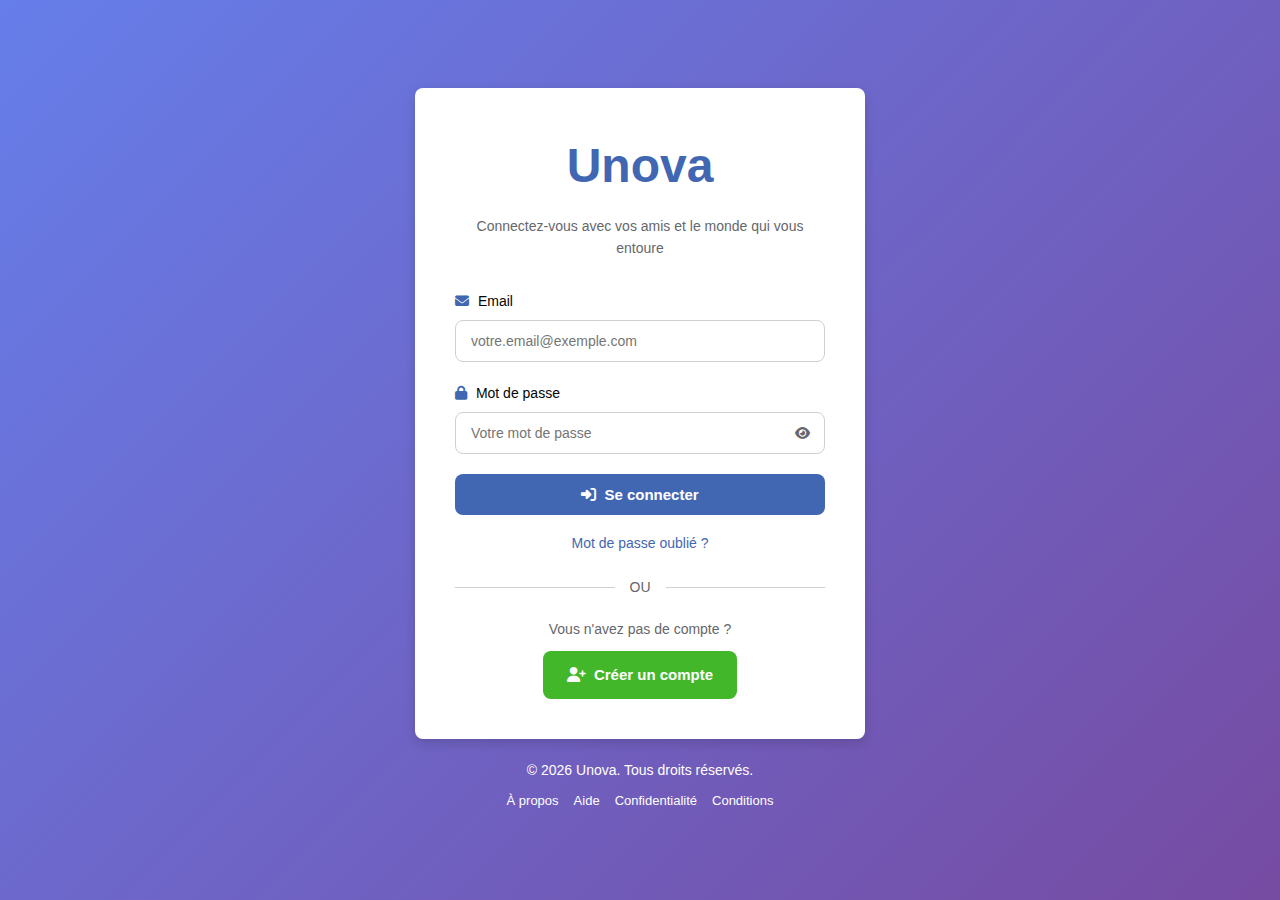
<file: index.html>
<!DOCTYPE html>
<html lang="fr">
<head>
    <meta charset="UTF-8">
    <meta name="viewport" content="width=device-width, initial-scale=1.0">
    <title>Unova - Connexion</title>
    <link rel="stylesheet" href="styl.css">
    <link rel="stylesheet" href="https://cdnjs.cloudflare.com/ajax/libs/font-awesome/6.4.0/css/all.min.css">
</head>
<body class="auth-page">
    <!-- Container de la page de connexion -->
    <div class="auth-container">
        <div class="auth-box">
            <!-- Logo et titre -->
            <div class="auth-header">
                <h1 class="logo">Unova</h1>
                <p class="subtitle">Connectez-vous avec vos amis et le monde qui vous entoure</p>
            </div>

            <!-- Formulaire de connexion -->
            <form id="loginForm" class="auth-form">
                <div class="form-group">
                    <label for="email">
                        <i class="fas fa-envelope"></i>
                        Email
                    </label>
                    <input 
                        type="email" 
                        id="email" 
                        name="email" 
                        placeholder="votre.email@exemple.com"
                        required
                    >
                </div>

                <div class="form-group">
                    <label for="password">
                        <i class="fas fa-lock"></i>
                        Mot de passe
                    </label>
                    <div class="password-input">
                        <input 
                            type="password" 
                            id="password" 
                            name="password" 
                            placeholder="Votre mot de passe"
                            required
                        >
                        <button type="button" class="toggle-password" onclick="togglePasswordVisibility('password')">
                            <i class="fas fa-eye"></i>
                        </button>
                    </div>
                </div>

                <!-- Message d'erreur -->
                <div id="loginError" class="error-message" style="display: none;"></div>

                <!-- Bouton de connexion -->
                <button type="submit" class="btn btn-primary btn-block">
                    <i class="fas fa-sign-in-alt"></i>
                    Se connecter
                </button>

                <!-- Lien mot de passe oublié -->
                <div class="forgot-password">
                    <a href="#" onclick="alert('Cette fonctionnalité sera disponible prochainement')">
                        Mot de passe oublié ?
                    </a>
                </div>
            </form>

            <!-- Séparateur -->
            <div class="divider">
                <span>OU</span>
            </div>

            <!-- Lien vers inscription -->
            <div class="auth-footer">
                <p>Vous n'avez pas de compte ?</p>
                <a href="inscription.html" class="btn btn-secondary">
                    <i class="fas fa-user-plus"></i>
                    Créer un compte
                </a>
            </div>
        </div>

        <!-- Informations supplémentaires -->
        <div class="auth-info">
            <p>&copy; 2026 Unova. Tous droits réservés.</p>
            <div class="info-links">
                <a href="#">À propos</a>
                <a href="#">Aide</a>
                <a href="#">Confidentialité</a>
                <a href="#">Conditions</a>
            </div>
        </div>
    </div>

    <!-- Script principal -->
    <script src="scripts.js"></script>
    <script>
        // Initialisation de la page de connexion
        document.addEventListener('DOMContentLoaded', function() {
            // Vérifier si l'utilisateur est déjà connecté
            const currentUser = getCurrentUser();
            if (currentUser) {
                window.location.href = 'homme.html';
                return;
            }

            // Gestion du formulaire de connexion
            const loginForm = document.getElementById('loginForm');
            loginForm.addEventListener('submit', handleLogin);
        });
    </script>
</body>
</html>
</file>
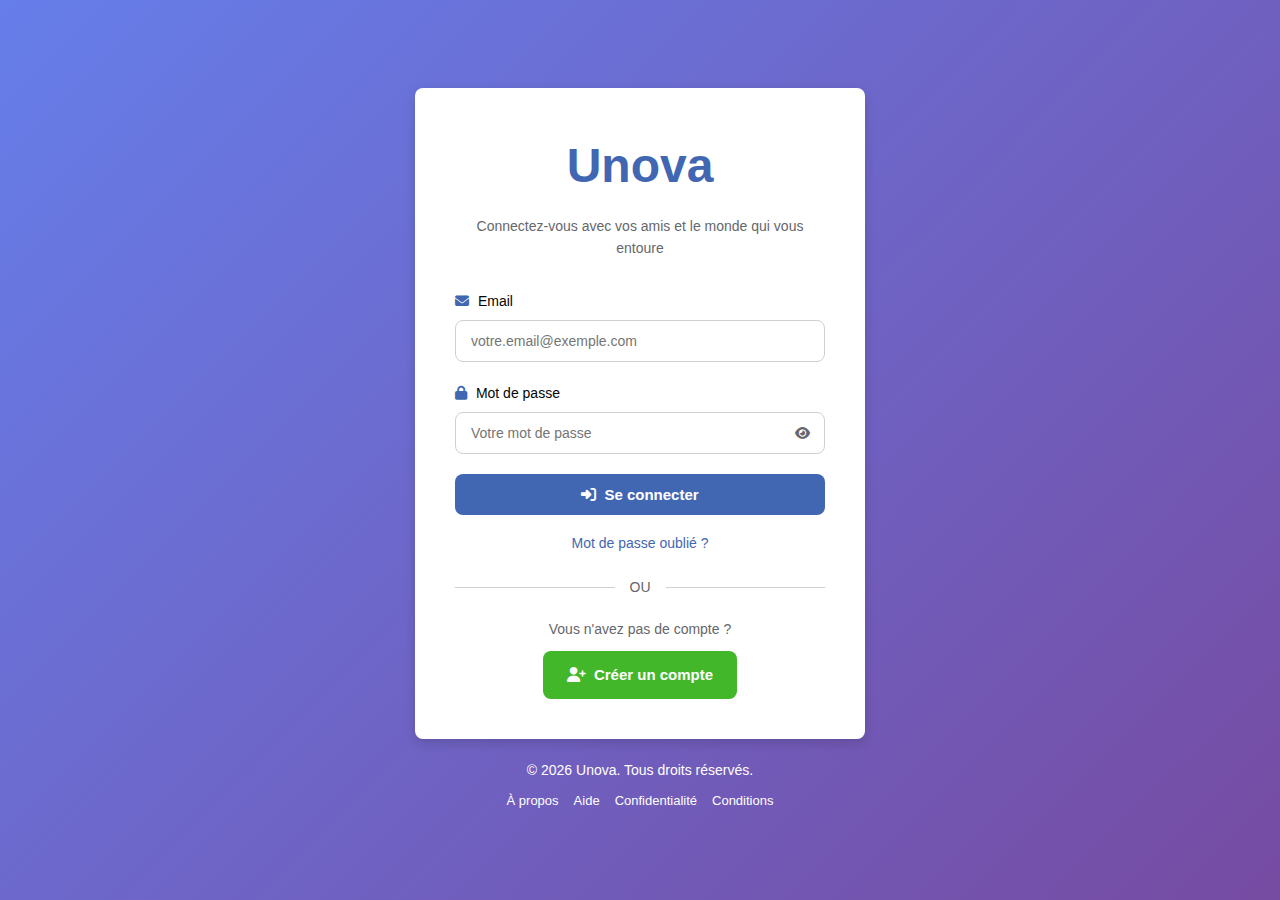
<file: homme.html>
<!DOCTYPE html>
<html lang="fr">
<head>
    <meta charset="UTF-8">
    <meta name="viewport" content="width=device-width, initial-scale=1.0">
    <title>Unova - Accueil</title>
    <link rel="stylesheet" href="styl.css">
    <link rel="stylesheet" href="https://cdnjs.cloudflare.com/ajax/libs/font-awesome/6.4.0/css/all.min.css">
</head>
<body>
    <!-- Barre de navigation -->
    <nav class="navbar">
        <div class="nav-container">
            <!-- Logo -->
            <div class="nav-left">
                <h1 class="logo">Unova</h1>
                <div class="search-box">
                    <i class="fas fa-search"></i>
                    <input type="text" placeholder="Rechercher sur Unova..." id="searchInput">
                </div>
            </div>

            <!-- Navigation centrale -->
            <div class="nav-center">
                <a href="homme.html" class="nav-link active">
                    <i class="fas fa-home"></i>
                </a>
                <a href="story.html" class="nav-link">
                    <i class="fas fa-video"></i>
                </a>
                <a href="message.html" class="nav-link">
                    <i class="fas fa-comments"></i>
                    <span class="badge" id="messageBadge">0</span>
                </a>
                <a href="notification.html" class="nav-link">
                    <i class="fas fa-bell"></i>
                    <span class="badge" id="notificationBadge">0</span>
                </a>
            </div>

            <!-- Navigation droite -->
            <div class="nav-right">
                <div class="user-menu" onclick="toggleUserDropdown()">
                    <img src="https://ui-avatars.com/api/?name=User&background=4267B2&color=fff" alt="Avatar" class="user-avatar" id="navUserAvatar">
                    <span id="navUserName">Utilisateur</span>
                    <i class="fas fa-caret-down"></i>
                </div>
                
                <!-- Dropdown menu -->
                <div class="user-dropdown" id="userDropdown">
                    <a href="#" onclick="showProfile(); return false;">
                        <i class="fas fa-user"></i> Mon profil
                    </a>
                    <a href="#" onclick="showSettings(); return false;">
                        <i class="fas fa-cog"></i> Paramètres
                    </a>
                    <hr>
                    <a href="#" onclick="handleLogout(); return false;">
                        <i class="fas fa-sign-out-alt"></i> Déconnexion
                    </a>
                </div>
            </div>
        </div>
    </nav>

    <!-- Contenu principal -->
    <div class="main-content">
        <!-- Sidebar gauche -->
        <aside class="sidebar left-sidebar">
            <div class="sidebar-content">
                <!-- Profil utilisateur -->
                <div class="profile-card">
                    <img src="https://ui-avatars.com/api/?name=User&background=4267B2&color=fff" alt="Avatar" id="sidebarUserAvatar">
                    <h3 id="sidebarUserName">Utilisateur</h3>
                    <p id="sidebarUserEmail">user@example.com</p>
                </div>

                <!-- Menu de navigation -->
                <div class="sidebar-menu">
                    <a href="#" class="menu-item active">
                        <i class="fas fa-home"></i>
                        <span>Fil d'actualité</span>
                    </a>
                    <a href="#" onclick="showFriends(); return false;" class="menu-item">
                        <i class="fas fa-user-friends"></i>
                        <span>Amis</span>
                        <span class="count" id="friendsCount">0</span>
                    </a>
                    <a href="#" onclick="showGroups(); return false;" class="menu-item">
                        <i class="fas fa-users"></i>
                        <span>Groupes</span>
                    </a>
                    <a href="#" onclick="showPhotos(); return false;" class="menu-item">
                        <i class="fas fa-images"></i>
                        <span>Photos</span>
                    </a>
                    <a href="#" onclick="showVideos(); return false;" class="menu-item">
                        <i class="fas fa-video"></i>
                        <span>Vidéos</span>
                    </a>
                </div>
            </div>
        </aside>

        <!-- Zone centrale - Fil d'actualité -->
        <main class="feed-container">
            <!-- Stories en haut -->
            <div class="stories-container">
                <div class="story-card create-story" onclick="window.location.href='story.html'">
                    <i class="fas fa-plus"></i>
                    <p>Créer une story</p>
                </div>
                <div id="storiesList"></div>
            </div>

            <!-- Créer une publication -->
            <div class="create-post-card">
                <div class="create-post-header">
                    <img src="https://ui-avatars.com/api/?name=User&background=4267B2&color=fff" alt="Avatar" id="createPostAvatar">
                    <input 
                        type="text" 
                        placeholder="Quoi de neuf, utilisateur ?" 
                        readonly 
                        onclick="openCreatePostModal()"
                        id="createPostInput"
                    >
                </div>
                <div class="create-post-actions">
                    <button onclick="openCreatePostModal('photo')">
                        <i class="fas fa-image"></i> Photo
                    </button>
                    <button onclick="openCreatePostModal('video')">
                        <i class="fas fa-video"></i> Vidéo
                    </button>
                    <button onclick="openCreatePostModal('feeling')">
                        <i class="fas fa-smile"></i> Humeur
                    </button>
                </div>
            </div>

            <!-- Liste des publications -->
            <div id="postsList"></div>

            <!-- Message si aucune publication -->
            <div id="noPostsMessage" class="no-posts" style="display: none;">
                <i class="fas fa-newspaper"></i>
                <p>Aucune publication pour le moment</p>
                <p class="subtitle">Soyez le premier à partager quelque chose !</p>
            </div>
        </main>

        <!-- Sidebar droite -->
        <aside class="sidebar right-sidebar">
            <div class="sidebar-content">
                <!-- Demandes d'amis -->
                <div class="widget">
                    <div class="widget-header">
                        <h3>Demandes d'amis</h3>
                        <a href="#" onclick="showAllFriendRequests(); return false;">Voir tout</a>
                    </div>
                    <div id="friendRequestsList" class="friend-requests-list">
                        <p class="no-data">Aucune demande d'amis</p>
                    </div>
                </div>

                <!-- Contacts en ligne -->
                <div class="widget">
                    <div class="widget-header">
                        <h3>Contacts</h3>
                        <div class="widget-actions">
                            <button onclick="searchContacts()"><i class="fas fa-search"></i></button>
                        </div>
                    </div>
                    <div id="onlineContactsList" class="contacts-list"></div>
                </div>
            </div>
        </aside>
    </div>

    <!-- Modal de création de publication -->
    <div class="modal" id="createPostModal">
        <div class="modal-content">
            <div class="modal-header">
                <h2>Créer une publication</h2>
                <button class="close-modal" onclick="closeCreatePostModal()">
                    <i class="fas fa-times"></i>
                </button>
            </div>
            <div class="modal-body">
                <div class="post-author">
                    <img src="https://ui-avatars.com/api/?name=User&background=4267B2&color=fff" alt="Avatar" id="modalUserAvatar">
                    <div>
                        <h4 id="modalUserName">Utilisateur</h4>
                        <select id="postVisibility">
                            <option value="public">🌍 Public</option>
                            <option value="friends">👥 Amis</option>
                            <option value="private">🔒 Privé</option>
                        </select>
                    </div>
                </div>
                <textarea 
                    id="postContent" 
                    placeholder="Quoi de neuf ?"
                    rows="5"
                ></textarea>
                <div class="post-image-preview" id="postImagePreview" style="display: none;">
                    <img id="previewImg" src="" alt="Preview">
                    <button class="remove-image" onclick="removePostImage()">
                        <i class="fas fa-times"></i>
                    </button>
                </div>
                <div class="post-options">
                    <button onclick="document.getElementById('postImageInput').click()">
                        <i class="fas fa-image"></i> Ajouter une photo
                    </button>
                    <input type="file" id="postImageInput" accept="image/*" style="display: none;" onchange="handlePostImageSelect(event)">
                </div>
            </div>
            <div class="modal-footer">
                <button class="btn btn-secondary" onclick="closeCreatePostModal()">Annuler</button>
                <button class="btn btn-primary" onclick="submitPost()">Publier</button>
            </div>
        </div>
    </div>

    <!-- Scripts -->
    <script src="scripts.js"></script>
    <script>
        // Initialisation de la page d'accueil
        document.addEventListener('DOMContentLoaded', function() {
            // Vérifier l'authentification
            checkAuth();
            
            // Charger les données
            loadUserInfo();
            loadPosts();
            loadStories();
            loadFriendRequests();
            loadOnlineContacts();
            updateNotificationBadges();
            
            // Rafraîchir les badges régulièrement
            setInterval(updateNotificationBadges, 30000); // Toutes les 30 secondes
        });
    </script>
</body>
</html>
</file>
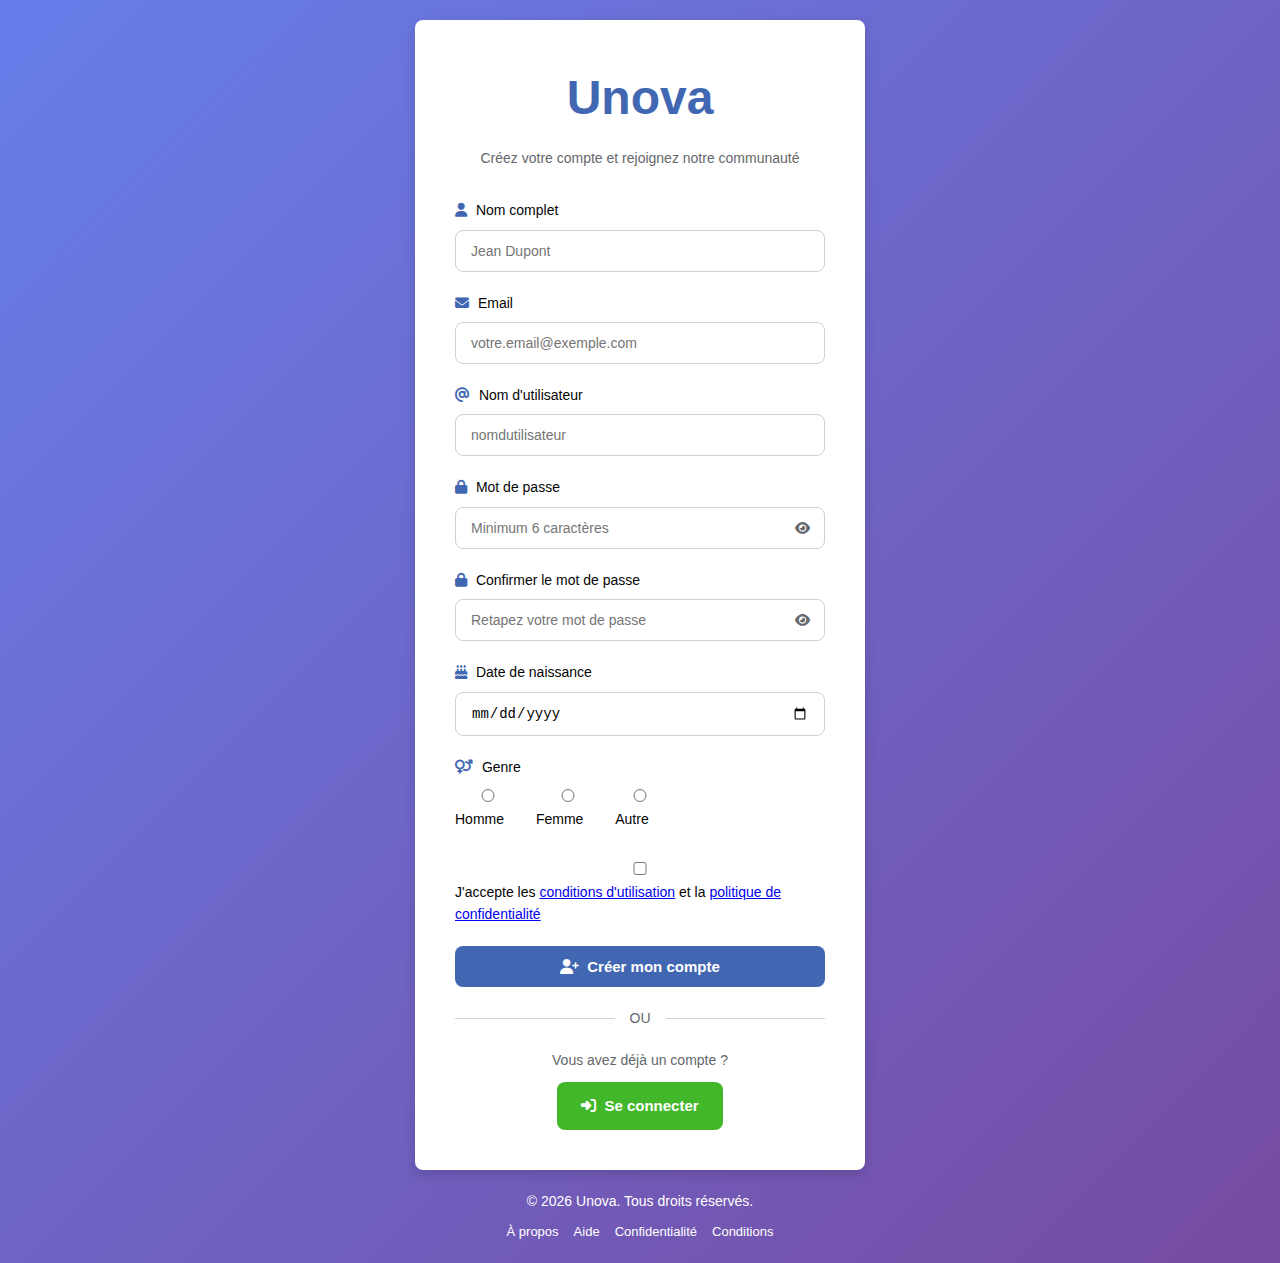
<file: inscription.html>
<!DOCTYPE html>
<html lang="fr">
<head>
    <meta charset="UTF-8">
    <meta name="viewport" content="width=device-width, initial-scale=1.0">
    <title>Unova - Inscription</title>
    <link rel="stylesheet" href="styl.css">
    <link rel="stylesheet" href="https://cdnjs.cloudflare.com/ajax/libs/font-awesome/6.4.0/css/all.min.css">
</head>
<body class="auth-page">
    <!-- Container de la page d'inscription -->
    <div class="auth-container">
        <div class="auth-box">
            <!-- Logo et titre -->
            <div class="auth-header">
                <h1 class="logo">Unova</h1>
                <p class="subtitle">Créez votre compte et rejoignez notre communauté</p>
            </div>

            <!-- Formulaire d'inscription -->
            <form id="registerForm" class="auth-form">
                <!-- Nom complet -->
                <div class="form-group">
                    <label for="fullName">
                        <i class="fas fa-user"></i>
                        Nom complet
                    </label>
                    <input 
                        type="text" 
                        id="fullName" 
                        name="fullName" 
                        placeholder="Jean Dupont"
                        required
                        minlength="3"
                    >
                </div>

                <!-- Email -->
                <div class="form-group">
                    <label for="registerEmail">
                        <i class="fas fa-envelope"></i>
                        Email
                    </label>
                    <input 
                        type="email" 
                        id="registerEmail" 
                        name="email" 
                        placeholder="votre.email@exemple.com"
                        required
                    >
                </div>

                <!-- Nom d'utilisateur -->
                <div class="form-group">
                    <label for="username">
                        <i class="fas fa-at"></i>
                        Nom d'utilisateur
                    </label>
                    <input 
                        type="text" 
                        id="username" 
                        name="username" 
                        placeholder="nomdutilisateur"
                        required
                        minlength="3"
                        pattern="[a-zA-Z0-9_]+"
                        title="Seuls les lettres, chiffres et underscore sont autorisés"
                    >
                </div>

                <!-- Mot de passe -->
                <div class="form-group">
                    <label for="registerPassword">
                        <i class="fas fa-lock"></i>
                        Mot de passe
                    </label>
                    <div class="password-input">
                        <input 
                            type="password" 
                            id="registerPassword" 
                            name="password" 
                            placeholder="Minimum 6 caractères"
                            required
                            minlength="6"
                        >
                        <button type="button" class="toggle-password" onclick="togglePasswordVisibility('registerPassword')">
                            <i class="fas fa-eye"></i>
                        </button>
                    </div>
                </div>

                <!-- Confirmation du mot de passe -->
                <div class="form-group">
                    <label for="confirmPassword">
                        <i class="fas fa-lock"></i>
                        Confirmer le mot de passe
                    </label>
                    <div class="password-input">
                        <input 
                            type="password" 
                            id="confirmPassword" 
                            name="confirmPassword" 
                            placeholder="Retapez votre mot de passe"
                            required
                            minlength="6"
                        >
                        <button type="button" class="toggle-password" onclick="togglePasswordVisibility('confirmPassword')">
                            <i class="fas fa-eye"></i>
                        </button>
                    </div>
                </div>

                <!-- Date de naissance -->
                <div class="form-group">
                    <label for="birthdate">
                        <i class="fas fa-birthday-cake"></i>
                        Date de naissance
                    </label>
                    <input 
                        type="date" 
                        id="birthdate" 
                        name="birthdate" 
                        required
                        max="2010-01-01"
                    >
                </div>

                <!-- Genre -->
                <div class="form-group">
                    <label>
                        <i class="fas fa-venus-mars"></i>
                        Genre
                    </label>
                    <div class="radio-group">
                        <label class="radio-label">
                            <input type="radio" name="gender" value="homme" required>
                            <span>Homme</span>
                        </label>
                        <label class="radio-label">
                            <input type="radio" name="gender" value="femme" required>
                            <span>Femme</span>
                        </label>
                        <label class="radio-label">
                            <input type="radio" name="gender" value="autre" required>
                            <span>Autre</span>
                        </label>
                    </div>
                </div>

                <!-- Message d'erreur -->
                <div id="registerError" class="error-message" style="display: none;"></div>

                <!-- Message de succès -->
                <div id="registerSuccess" class="success-message" style="display: none;"></div>

                <!-- Conditions d'utilisation -->
                <div class="form-group">
                    <label class="checkbox-label">
                        <input type="checkbox" id="terms" required>
                        <span>
                            J'accepte les <a href="#" onclick="alert('Conditions à venir')">conditions d'utilisation</a> 
                            et la <a href="#" onclick="alert('Politique à venir')">politique de confidentialité</a>
                        </span>
                    </label>
                </div>

                <!-- Bouton d'inscription -->
                <button type="submit" class="btn btn-primary btn-block">
                    <i class="fas fa-user-plus"></i>
                    Créer mon compte
                </button>
            </form>

            <!-- Séparateur -->
            <div class="divider">
                <span>OU</span>
            </div>

            <!-- Lien vers connexion -->
            <div class="auth-footer">
                <p>Vous avez déjà un compte ?</p>
                <a href="index.html" class="btn btn-secondary">
                    <i class="fas fa-sign-in-alt"></i>
                    Se connecter
                </a>
            </div>
        </div>

        <!-- Informations supplémentaires -->
        <div class="auth-info">
            <p>&copy; 2026 Unova. Tous droits réservés.</p>
            <div class="info-links">
                <a href="#">À propos</a>
                <a href="#">Aide</a>
                <a href="#">Confidentialité</a>
                <a href="#">Conditions</a>
            </div>
        </div>
    </div>

    <!-- Script principal -->
    <script src="scripts.js"></script>
    <script>
        // Initialisation de la page d'inscription
        document.addEventListener('DOMContentLoaded', function() {
            // Vérifier si l'utilisateur est déjà connecté
            const currentUser = getCurrentUser();
            if (currentUser) {
                window.location.href = 'homme.html';
                return;
            }

            // Gestion du formulaire d'inscription
            const registerForm = document.getElementById('registerForm');
            registerForm.addEventListener('submit', handleRegister);
        });
    </script>
</body>
</html>
</file>
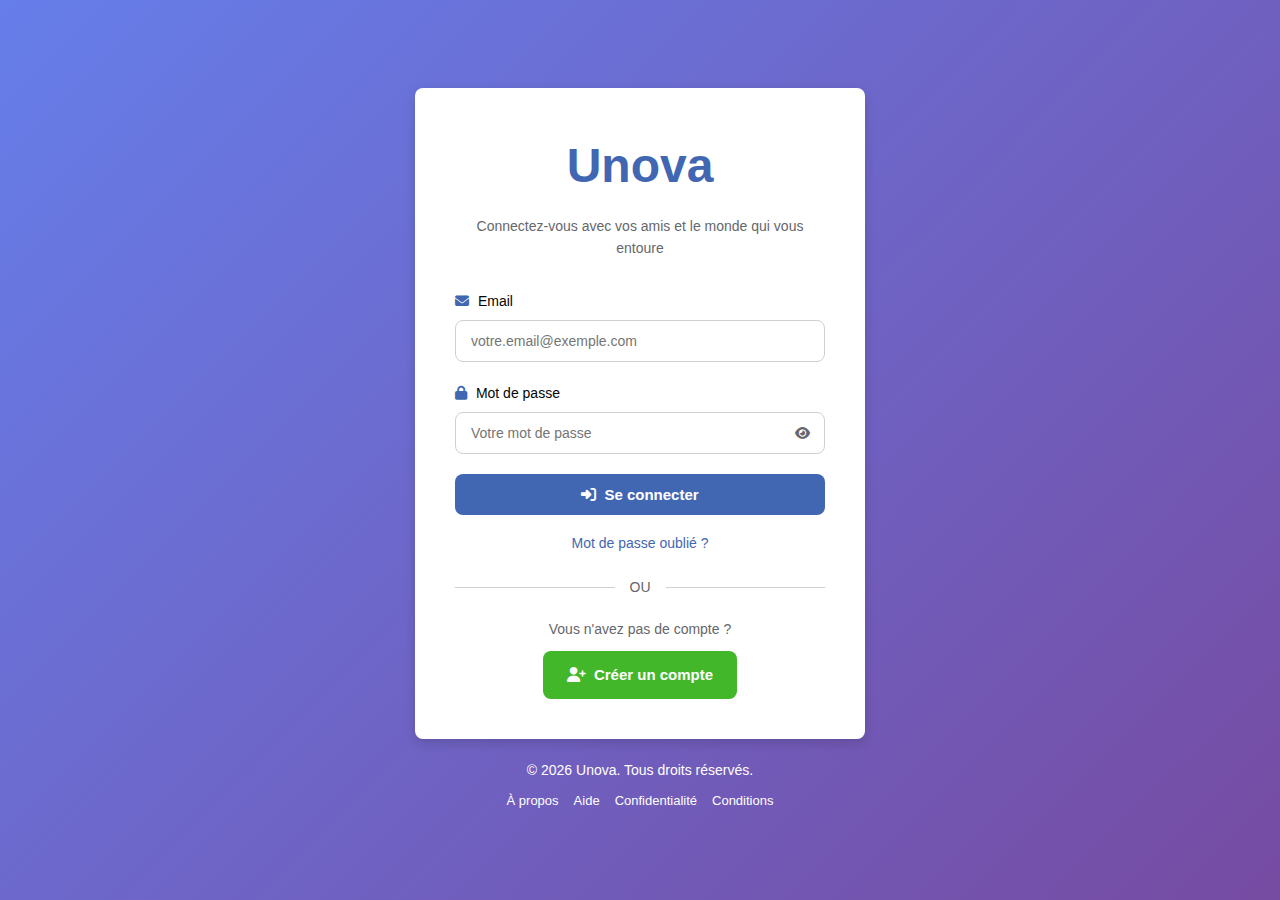
<file: message.html>
<!DOCTYPE html>
<html lang="fr">
<head>
    <meta charset="UTF-8">
    <meta name="viewport" content="width=device-width, initial-scale=1.0">
    <title>Unova - Messages</title>
    <link rel="stylesheet" href="styl.css">
    <link rel="stylesheet" href="https://cdnjs.cloudflare.com/ajax/libs/font-awesome/6.4.0/css/all.min.css">
</head>
<body>
    <!-- Barre de navigation -->
    <nav class="navbar">
        <div class="nav-container">
            <!-- Logo -->
            <div class="nav-left">
                <h1 class="logo">Unova</h1>
            </div>

            <!-- Navigation centrale -->
            <div class="nav-center">
                <a href="homme.html" class="nav-link">
                    <i class="fas fa-home"></i>
                </a>
                <a href="story.html" class="nav-link">
                    <i class="fas fa-video"></i>
                </a>
                <a href="message.html" class="nav-link active">
                    <i class="fas fa-comments"></i>
                    <span class="badge" id="messageBadge">0</span>
                </a>
                <a href="notification.html" class="nav-link">
                    <i class="fas fa-bell"></i>
                    <span class="badge" id="notificationBadge">0</span>
                </a>
            </div>

            <!-- Navigation droite -->
            <div class="nav-right">
                <div class="user-menu" onclick="toggleUserDropdown()">
                    <img src="https://ui-avatars.com/api/?name=User&background=4267B2&color=fff" alt="Avatar" class="user-avatar" id="navUserAvatar">
                    <i class="fas fa-caret-down"></i>
                </div>
                
                <!-- Dropdown menu -->
                <div class="user-dropdown" id="userDropdown">
                    <a href="#" onclick="showProfile(); return false;">
                        <i class="fas fa-user"></i> Mon profil
                    </a>
                    <a href="homme.html">
                        <i class="fas fa-home"></i> Accueil
                    </a>
                    <hr>
                    <a href="#" onclick="handleLogout(); return false;">
                        <i class="fas fa-sign-out-alt"></i> Déconnexion
                    </a>
                </div>
            </div>
        </div>
    </nav>

    <!-- Contenu principal - Messagerie -->
    <div class="messages-page">
        <!-- Sidebar - Liste des conversations -->
        <aside class="conversations-sidebar">
            <div class="conversations-header">
                <h2>Messages</h2>
                <button class="btn-icon" onclick="openNewMessageModal()">
                    <i class="fas fa-edit"></i>
                </button>
            </div>

            <!-- Barre de recherche -->
            <div class="search-conversations">
                <i class="fas fa-search"></i>
                <input 
                    type="text" 
                    placeholder="Rechercher dans les messages..." 
                    id="searchConversations"
                    onkeyup="searchConversations()"
                >
            </div>

            <!-- Liste des conversations -->
            <div class="conversations-list" id="conversationsList">
                <!-- Les conversations seront chargées ici dynamiquement -->
            </div>

            <!-- Message si aucune conversation -->
            <div id="noConversations" class="no-data" style="display: none;">
                <i class="fas fa-comments"></i>
                <p>Aucune conversation</p>
                <button class="btn btn-primary" onclick="openNewMessageModal()">
                    Nouveau message
                </button>
            </div>
        </aside>

        <!-- Zone de chat -->
        <div class="chat-area" id="chatArea">
            <!-- En-tête du chat -->
            <div class="chat-header" id="chatHeader" style="display: none;">
                <div class="chat-user-info">
                    <img src="" alt="Avatar" id="chatUserAvatar">
                    <div>
                        <h3 id="chatUserName">Nom de l'utilisateur</h3>
                        <p class="user-status" id="chatUserStatus">En ligne</p>
                    </div>
                </div>
                <div class="chat-actions">
                    <button class="btn-icon" onclick="startVideoCall()">
                        <i class="fas fa-video"></i>
                    </button>
                    <button class="btn-icon" onclick="startVoiceCall()">
                        <i class="fas fa-phone"></i>
                    </button>
                    <button class="btn-icon" onclick="toggleChatInfo()">
                        <i class="fas fa-info-circle"></i>
                    </button>
                </div>
            </div>

            <!-- Messages -->
            <div class="chat-messages" id="chatMessages">
                <!-- Les messages seront chargés ici dynamiquement -->
            </div>

            <!-- Zone de saisie -->
            <div class="chat-input-area" id="chatInputArea" style="display: none;">
                <button class="btn-icon" onclick="openEmojiPicker()">
                    <i class="fas fa-smile"></i>
                </button>
                <button class="btn-icon" onclick="document.getElementById('messageImageInput').click()">
                    <i class="fas fa-image"></i>
                </button>
                <input type="file" id="messageImageInput" accept="image/*" style="display: none;" onchange="handleMessageImageSelect(event)">
                
                <input 
                    type="text" 
                    placeholder="Écrivez un message..." 
                    id="messageInput"
                    onkeypress="handleMessageKeyPress(event)"
                >
                
                <button class="btn-icon btn-send" onclick="sendMessage()">
                    <i class="fas fa-paper-plane"></i>
                </button>
            </div>

            <!-- Message par défaut -->
            <div class="no-chat-selected" id="noChatSelected">
                <i class="fas fa-comments"></i>
                <h2>Vos Messages</h2>
                <p>Envoyez des messages privés à vos amis</p>
                <button class="btn btn-primary" onclick="openNewMessageModal()">
                    <i class="fas fa-edit"></i> Nouveau message
                </button>
            </div>
        </div>

        <!-- Panel d'informations (optionnel) -->
        <aside class="chat-info-panel" id="chatInfoPanel" style="display: none;">
            <div class="info-panel-header">
                <h3>Informations</h3>
                <button class="btn-icon" onclick="toggleChatInfo()">
                    <i class="fas fa-times"></i>
                </button>
            </div>
            <div class="info-panel-content">
                <div class="info-user-profile">
                    <img src="" alt="Avatar" id="infoPanelAvatar">
                    <h3 id="infoPanelName">Nom</h3>
                    <p id="infoPanelEmail">email@example.com</p>
                </div>
                <div class="info-actions">
                    <button onclick="viewProfile()">
                        <i class="fas fa-user"></i>
                        Voir le profil
                    </button>
                    <button onclick="muteConversation()">
                        <i class="fas fa-bell-slash"></i>
                        Désactiver les notifications
                    </button>
                    <button class="danger" onclick="deleteConversation()">
                        <i class="fas fa-trash"></i>
                        Supprimer la conversation
                    </button>
                </div>
            </div>
        </aside>
    </div>

    <!-- Modal - Nouveau message -->
    <div class="modal" id="newMessageModal">
        <div class="modal-content">
            <div class="modal-header">
                <h2>Nouveau message</h2>
                <button class="close-modal" onclick="closeNewMessageModal()">
                    <i class="fas fa-times"></i>
                </button>
            </div>
            <div class="modal-body">
                <div class="form-group">
                    <label>À :</label>
                    <input 
                        type="text" 
                        placeholder="Rechercher un ami..." 
                        id="searchFriends"
                        onkeyup="searchFriendsForMessage()"
                    >
                </div>
                <div class="friends-list" id="friendsListForMessage">
                    <!-- Liste des amis sera chargée ici -->
                </div>
            </div>
        </div>
    </div>

    <!-- Scripts -->
    <script src="scripts.js"></script>
    <script>
        // Variables globales pour la messagerie
        let currentConversation = null;
        let conversations = [];
        let messageRefreshInterval = null;

        // Initialisation de la page de messagerie
        document.addEventListener('DOMContentLoaded', function() {
            // Vérifier l'authentification
            checkAuth();
            
            // Charger les conversations
            loadConversations();
            updateNotificationBadges();
            
            // Rafraîchir les messages régulièrement
            messageRefreshInterval = setInterval(() => {
                if (currentConversation) {
                    loadMessages(currentConversation.userId);
                }
                loadConversations();
            }, 5000); // Toutes les 5 secondes
        });

        // Nettoyer l'intervalle lors de la fermeture
        window.addEventListener('beforeunload', function() {
            if (messageRefreshInterval) {
                clearInterval(messageRefreshInterval);
            }
        });
    </script>
</body>
</html>
</file>
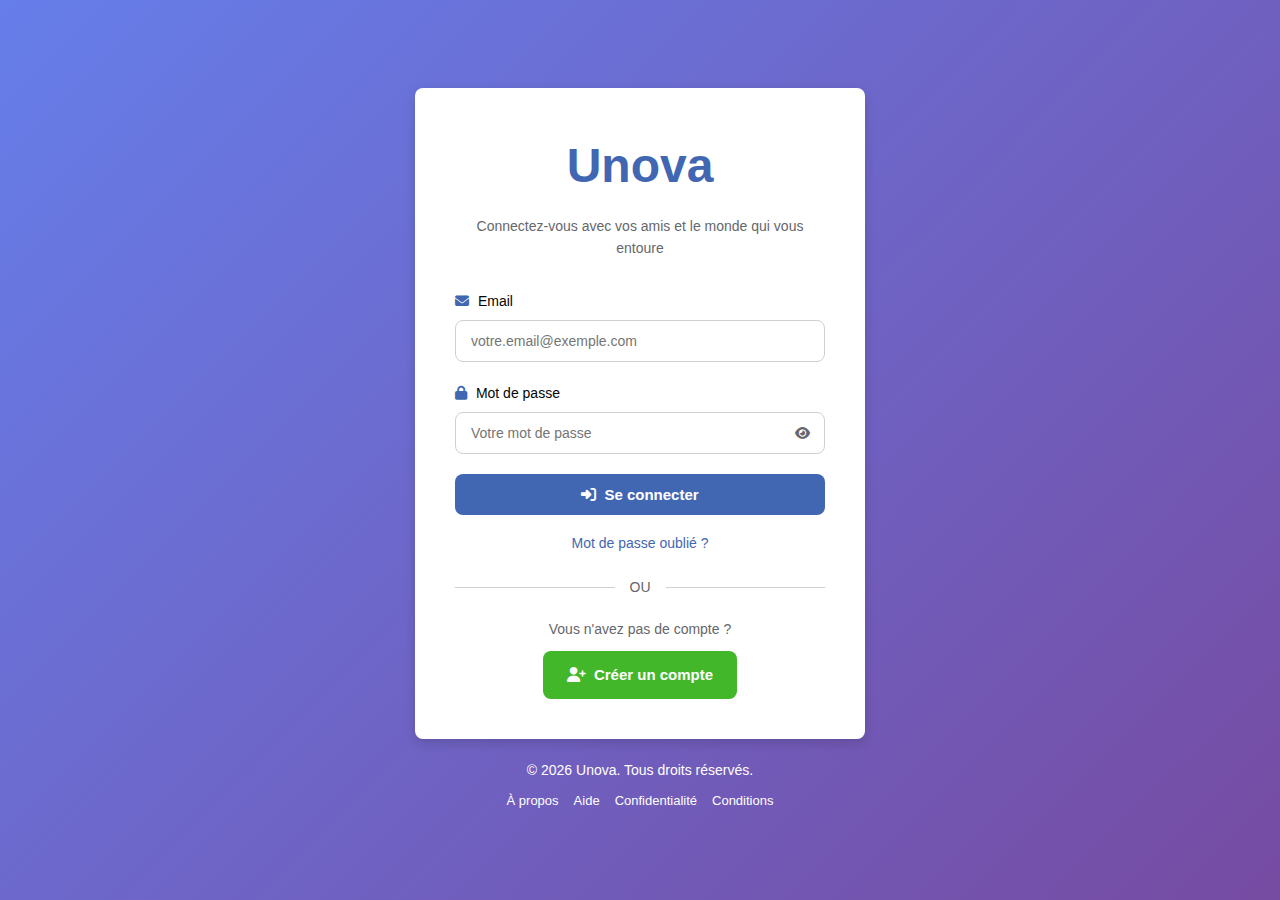
<file: notification.html>
<!DOCTYPE html>
<html lang="fr">
<head>
    <meta charset="UTF-8">
    <meta name="viewport" content="width=device-width, initial-scale=1.0">
    <title>Unova - Notifications</title>
    <link rel="stylesheet" href="styl.css">
    <link rel="stylesheet" href="https://cdnjs.cloudflare.com/ajax/libs/font-awesome/6.4.0/css/all.min.css">
</head>
<body>
    <!-- Barre de navigation -->
    <nav class="navbar">
        <div class="nav-container">
            <!-- Logo -->
            <div class="nav-left">
                <h1 class="logo">Unova</h1>
            </div>

            <!-- Navigation centrale -->
            <div class="nav-center">
                <a href="homme.html" class="nav-link">
                    <i class="fas fa-home"></i>
                </a>
                <a href="story.html" class="nav-link">
                    <i class="fas fa-video"></i>
                </a>
                <a href="message.html" class="nav-link">
                    <i class="fas fa-comments"></i>
                    <span class="badge" id="messageBadge">0</span>
                </a>
                <a href="notification.html" class="nav-link active">
                    <i class="fas fa-bell"></i>
                    <span class="badge" id="notificationBadge">0</span>
                </a>
            </div>

            <!-- Navigation droite -->
            <div class="nav-right">
                <div class="user-menu" onclick="toggleUserDropdown()">
                    <img src="https://ui-avatars.com/api/?name=User&background=4267B2&color=fff" alt="Avatar" class="user-avatar" id="navUserAvatar">
                    <i class="fas fa-caret-down"></i>
                </div>
                
                <!-- Dropdown menu -->
                <div class="user-dropdown" id="userDropdown">
                    <a href="#" onclick="showProfile(); return false;">
                        <i class="fas fa-user"></i> Mon profil
                    </a>
                    <a href="homme.html">
                        <i class="fas fa-home"></i> Accueil
                    </a>
                    <hr>
                    <a href="#" onclick="handleLogout(); return false;">
                        <i class="fas fa-sign-out-alt"></i> Déconnexion
                    </a>
                </div>
            </div>
        </div>
    </nav>

    <!-- Contenu principal - Notifications -->
    <div class="notifications-page">
        <div class="notifications-container">
            <!-- En-tête -->
            <div class="notifications-header">
                <h1>Notifications</h1>
                <div class="notifications-actions">
                    <button class="btn-text" onclick="markAllAsRead()">
                        <i class="fas fa-check-double"></i>
                        Tout marquer comme lu
                    </button>
                    <button class="btn-icon" onclick="toggleNotificationSettings()">
                        <i class="fas fa-cog"></i>
                    </button>
                </div>
            </div>

            <!-- Filtres -->
            <div class="notifications-filters">
                <button class="filter-btn active" onclick="filterNotifications('all')">
                    Toutes
                </button>
                <button class="filter-btn" onclick="filterNotifications('unread')">
                    Non lues
                </button>
                <button class="filter-btn" onclick="filterNotifications('likes')">
                    <i class="fas fa-heart"></i> J'aime
                </button>
                <button class="filter-btn" onclick="filterNotifications('comments')">
                    <i class="fas fa-comment"></i> Commentaires
                </button>
                <button class="filter-btn" onclick="filterNotifications('friends')">
                    <i class="fas fa-user-plus"></i> Amis
                </button>
                <button class="filter-btn" onclick="filterNotifications('messages')">
                    <i class="fas fa-envelope"></i> Messages
                </button>
            </div>

            <!-- Liste des notifications -->
            <div class="notifications-list" id="notificationsList">
                <!-- Les notifications seront chargées ici dynamiquement -->
            </div>

            <!-- Message si aucune notification -->
            <div id="noNotifications" class="no-data" style="display: none;">
                <i class="fas fa-bell"></i>
                <h2>Aucune notification</h2>
                <p>Vous êtes à jour ! Revenez plus tard.</p>
            </div>
        </div>
    </div>

    <!-- Panel des paramètres de notifications -->
    <div class="notification-settings-panel" id="notificationSettingsPanel" style="display: none;">
        <div class="settings-panel-content">
            <div class="settings-header">
                <h3>Paramètres des notifications</h3>
                <button class="btn-icon" onclick="toggleNotificationSettings()">
                    <i class="fas fa-times"></i>
                </button>
            </div>
            <div class="settings-body">
                <div class="setting-item">
                    <div class="setting-info">
                        <h4>Notifications push</h4>
                        <p>Recevoir des notifications sur votre appareil</p>
                    </div>
                    <label class="toggle-switch">
                        <input type="checkbox" id="pushNotifications" checked onchange="togglePushNotifications()">
                        <span class="slider"></span>
                    </label>
                </div>
                <div class="setting-item">
                    <div class="setting-info">
                        <h4>J'aime</h4>
                        <p>Quand quelqu'un aime votre publication</p>
                    </div>
                    <label class="toggle-switch">
                        <input type="checkbox" id="likesNotifications" checked onchange="toggleLikesNotifications()">
                        <span class="slider"></span>
                    </label>
                </div>
                <div class="setting-item">
                    <div class="setting-info">
                        <h4>Commentaires</h4>
                        <p>Quand quelqu'un commente votre publication</p>
                    </div>
                    <label class="toggle-switch">
                        <input type="checkbox" id="commentsNotifications" checked onchange="toggleCommentsNotifications()">
                        <span class="slider"></span>
                    </label>
                </div>
                <div class="setting-item">
                    <div class="setting-info">
                        <h4>Demandes d'amis</h4>
                        <p>Quand quelqu'un vous envoie une demande d'ami</p>
                    </div>
                    <label class="toggle-switch">
                        <input type="checkbox" id="friendRequestsNotifications" checked onchange="toggleFriendRequestsNotifications()">
                        <span class="slider"></span>
                    </label>
                </div>
                <div class="setting-item">
                    <div class="setting-info">
                        <h4>Messages</h4>
                        <p>Quand vous recevez un nouveau message</p>
                    </div>
                    <label class="toggle-switch">
                        <input type="checkbox" id="messagesNotifications" checked onchange="toggleMessagesNotifications()">
                        <span class="slider"></span>
                    </label>
                </div>
            </div>
        </div>
    </div>

    <!-- Scripts -->
    <script src="scripts.js"></script>
    <script>
        // Variables globales pour les notifications
        let currentFilter = 'all';
        let notificationRefreshInterval = null;

        // Initialisation de la page de notifications
        document.addEventListener('DOMContentLoaded', function() {
            // Vérifier l'authentification
            checkAuth();
            
            // Charger les notifications
            loadNotifications();
            updateNotificationBadges();
            
            // Marquer les notifications comme vues
            markNotificationsAsSeen();
            
            // Rafraîchir les notifications régulièrement
            notificationRefreshInterval = setInterval(() => {
                loadNotifications();
                updateNotificationBadges();
            }, 30000); // Toutes les 30 secondes
        });

        // Nettoyer l'intervalle lors de la fermeture
        window.addEventListener('beforeunload', function() {
            if (notificationRefreshInterval) {
                clearInterval(notificationRefreshInterval);
            }
        });

        // Fonction pour basculer le panneau des paramètres
        function toggleNotificationSettings() {
            const panel = document.getElementById('notificationSettingsPanel');
            panel.style.display = panel.style.display === 'none' ? 'block' : 'none';
        }

        // Fonctions pour gérer les paramètres de notifications
        function togglePushNotifications() {
            const enabled = document.getElementById('pushNotifications').checked;
            saveNotificationSetting('push', enabled);
            showToast(enabled ? 'Notifications push activées' : 'Notifications push désactivées');
        }

        function toggleLikesNotifications() {
            const enabled = document.getElementById('likesNotifications').checked;
            saveNotificationSetting('likes', enabled);
            showToast(enabled ? 'Notifications de J\'aime activées' : 'Notifications de J\'aime désactivées');
        }

        function toggleCommentsNotifications() {
            const enabled = document.getElementById('commentsNotifications').checked;
            saveNotificationSetting('comments', enabled);
            showToast(enabled ? 'Notifications de commentaires activées' : 'Notifications de commentaires désactivées');
        }

        function toggleFriendRequestsNotifications() {
            const enabled = document.getElementById('friendRequestsNotifications').checked;
            saveNotificationSetting('friendRequests', enabled);
            showToast(enabled ? 'Notifications de demandes d\'amis activées' : 'Notifications de demandes d\'amis désactivées');
        }

        function toggleMessagesNotifications() {
            const enabled = document.getElementById('messagesNotifications').checked;
            saveNotificationSetting('messages', enabled);
            showToast(enabled ? 'Notifications de messages activées' : 'Notifications de messages désactivées');
        }
    </script>
</body>
</html>
</file>
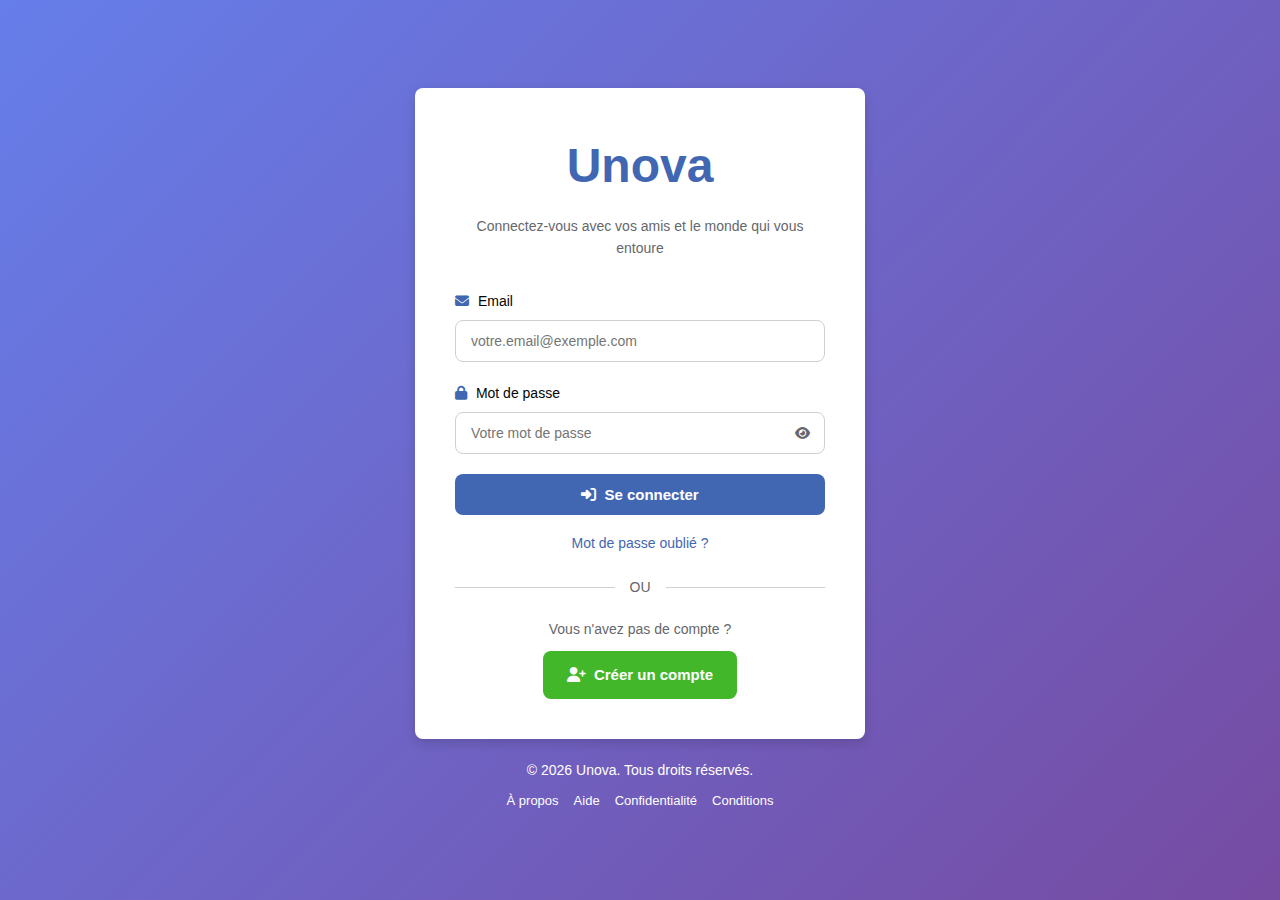
<file: story.html>
<!DOCTYPE html>
<html lang="fr">
<head>
    <meta charset="UTF-8">
    <meta name="viewport" content="width=device-width, initial-scale=1.0">
    <title>Unova - Stories</title>
    <link rel="stylesheet" href="styl.css">
    <link rel="stylesheet" href="https://cdnjs.cloudflare.com/ajax/libs/font-awesome/6.4.0/css/all.min.css">
</head>
<body>
    <!-- Barre de navigation -->
    <nav class="navbar">
        <div class="nav-container">
            <!-- Logo -->
            <div class="nav-left">
                <h1 class="logo">Unova</h1>
            </div>

            <!-- Navigation centrale -->
            <div class="nav-center">
                <a href="homme.html" class="nav-link">
                    <i class="fas fa-home"></i>
                </a>
                <a href="story.html" class="nav-link active">
                    <i class="fas fa-video"></i>
                </a>
                <a href="message.html" class="nav-link">
                    <i class="fas fa-comments"></i>
                    <span class="badge" id="messageBadge">0</span>
                </a>
                <a href="notification.html" class="nav-link">
                    <i class="fas fa-bell"></i>
                    <span class="badge" id="notificationBadge">0</span>
                </a>
            </div>

            <!-- Navigation droite -->
            <div class="nav-right">
                <button class="btn btn-primary" onclick="openCreateStoryModal()">
                    <i class="fas fa-plus"></i> Créer une story
                </button>
                <div class="user-menu" onclick="toggleUserDropdown()">
                    <img src="https://ui-avatars.com/api/?name=User&background=4267B2&color=fff" alt="Avatar" class="user-avatar" id="navUserAvatar">
                    <i class="fas fa-caret-down"></i>
                </div>
                
                <!-- Dropdown menu -->
                <div class="user-dropdown" id="userDropdown">
                    <a href="#" onclick="showProfile(); return false;">
                        <i class="fas fa-user"></i> Mon profil
                    </a>
                    <a href="homme.html">
                        <i class="fas fa-home"></i> Accueil
                    </a>
                    <hr>
                    <a href="#" onclick="handleLogout(); return false;">
                        <i class="fas fa-sign-out-alt"></i> Déconnexion
                    </a>
                </div>
            </div>
        </div>
    </nav>

    <!-- Contenu principal des stories -->
    <div class="stories-page">
        <!-- Sidebar avec la liste des stories -->
        <aside class="stories-sidebar">
            <div class="stories-header">
                <h2>Stories</h2>
            </div>
            
            <!-- Ma story -->
            <div class="stories-section">
                <h3>Votre story</h3>
                <div id="myStoryCard" class="story-item create-story-item" onclick="openCreateStoryModal()">
                    <div class="story-item-avatar">
                        <i class="fas fa-plus"></i>
                    </div>
                    <div class="story-item-info">
                        <h4>Créer une story</h4>
                        <p>Partagez une photo ou écrivez quelque chose</p>
                    </div>
                </div>
            </div>

            <!-- Stories des amis -->
            <div class="stories-section">
                <h3>Toutes les stories</h3>
                <div id="friendsStoriesList"></div>
            </div>
        </aside>

        <!-- Visionneuse de story -->
        <div class="story-viewer" id="storyViewer">
            <div class="story-viewer-header">
                <div class="story-author">
                    <img src="" alt="Avatar" id="storyAuthorAvatar">
                    <div>
                        <h4 id="storyAuthorName">Nom</h4>
                        <p id="storyTime">Il y a quelques instants</p>
                    </div>
                </div>
                <button class="close-story" onclick="closeStoryViewer()">
                    <i class="fas fa-times"></i>
                </button>
            </div>

            <div class="story-viewer-content" id="storyContent">
                <!-- Contenu de la story (image ou texte) -->
            </div>

            <div class="story-viewer-progress">
                <div class="progress-bar" id="storyProgress"></div>
            </div>

            <div class="story-viewer-navigation">
                <button class="nav-btn prev" onclick="previousStory()">
                    <i class="fas fa-chevron-left"></i>
                </button>
                <button class="nav-btn next" onclick="nextStory()">
                    <i class="fas fa-chevron-right"></i>
                </button>
            </div>

            <div class="story-viewer-actions">
                <div class="story-action-input">
                    <input 
                        type="text" 
                        placeholder="Répondre à la story..." 
                        id="storyReplyInput"
                    >
                    <button onclick="sendStoryReply()">
                        <i class="fas fa-paper-plane"></i>
                    </button>
                </div>
            </div>

            <!-- Message par défaut -->
            <div class="no-story-selected" id="noStorySelected">
                <i class="fas fa-video"></i>
                <h2>Bienvenue dans les Stories</h2>
                <p>Sélectionnez une story pour commencer à regarder</p>
            </div>
        </div>
    </div>

    <!-- Modal de création de story -->
    <div class="modal" id="createStoryModal">
        <div class="modal-content">
            <div class="modal-header">
                <h2>Créer une story</h2>
                <button class="close-modal" onclick="closeCreateStoryModal()">
                    <i class="fas fa-times"></i>
                </button>
            </div>
            <div class="modal-body">
                <!-- Options de création -->
                <div class="story-create-options">
                    <button class="story-option" onclick="selectStoryType('text')">
                        <i class="fas fa-font"></i>
                        <span>Story texte</span>
                    </button>
                    <button class="story-option" onclick="selectStoryType('image')">
                        <i class="fas fa-image"></i>
                        <span>Story photo</span>
                    </button>
                </div>

                <!-- Zone de création - Texte -->
                <div id="textStoryCreator" class="story-creator" style="display: none;">
                    <div class="text-story-preview">
                        <textarea 
                            id="storyTextContent" 
                            placeholder="Écrivez quelque chose..."
                            maxlength="200"
                        ></textarea>
                        <div class="char-count">
                            <span id="charCount">0</span>/200
                        </div>
                    </div>
                    <div class="background-selector">
                        <p>Choisir un fond :</p>
                        <div class="bg-options">
                            <button class="bg-option" style="background: linear-gradient(135deg, #667eea 0%, #764ba2 100%);" onclick="selectBackground('gradient1')"></button>
                            <button class="bg-option" style="background: linear-gradient(135deg, #f093fb 0%, #f5576c 100%);" onclick="selectBackground('gradient2')"></button>
                            <button class="bg-option" style="background: linear-gradient(135deg, #4facfe 0%, #00f2fe 100%);" onclick="selectBackground('gradient3')"></button>
                            <button class="bg-option" style="background: linear-gradient(135deg, #43e97b 0%, #38f9d7 100%);" onclick="selectBackground('gradient4')"></button>
                            <button class="bg-option" style="background: linear-gradient(135deg, #fa709a 0%, #fee140 100%);" onclick="selectBackground('gradient5')"></button>
                        </div>
                    </div>
                </div>

                <!-- Zone de création - Image -->
                <div id="imageStoryCreator" class="story-creator" style="display: none;">
                    <div class="image-story-upload">
                        <input type="file" id="storyImageInput" accept="image/*" style="display: none;" onchange="handleStoryImageSelect(event)">
                        <div class="upload-area" onclick="document.getElementById('storyImageInput').click()">
                            <i class="fas fa-cloud-upload-alt"></i>
                            <p>Cliquez pour télécharger une image</p>
                        </div>
                        <div class="story-image-preview" id="storyImagePreview" style="display: none;">
                            <img id="storyPreviewImg" src="" alt="Preview">
                            <button class="remove-image" onclick="removeStoryImage()">
                                <i class="fas fa-times"></i>
                            </button>
                        </div>
                    </div>
                </div>
            </div>
            <div class="modal-footer">
                <button class="btn btn-secondary" onclick="closeCreateStoryModal()">Annuler</button>
                <button class="btn btn-primary" onclick="submitStory()" id="submitStoryBtn" disabled>Partager la story</button>
            </div>
        </div>
    </div>

    <!-- Scripts -->
    <script src="scripts.js"></script>
    <script>
        // Variables globales pour la story
        let currentStoryIndex = 0;
        let currentUserStories = [];
        let allStories = [];
        let storyTimer = null;
        let storyProgressInterval = null;

        // Initialisation de la page des stories
        document.addEventListener('DOMContentLoaded', function() {
            // Vérifier l'authentification
            checkAuth();
            
            // Charger les données
            loadAllStories();
            updateNotificationBadges();
            
            // Compteur de caractères pour story texte
            const storyTextContent = document.getElementById('storyTextContent');
            if (storyTextContent) {
                storyTextContent.addEventListener('input', function() {
                    document.getElementById('charCount').textContent = this.value.length;
                    document.getElementById('submitStoryBtn').disabled = this.value.trim().length === 0;
                });
            }
        });
    </script>
</body>
</html>
</file>
<file: styl.css>
/* ================================================
   UNOVA - Réseau Social
   Fichier CSS principal
   ================================================ */

/* Reset et styles de base */
* {
    margin: 0;
    padding: 0;
    box-sizing: border-box;
}

:root {
    /* Couleurs principales */
    --primary-color: #4267B2;
    --primary-dark: #365899;
    --primary-light: #8b9dc3;
    --secondary-color: #42b72a;
    --accent-color: #f02849;
    
    /* Couleurs de fond */
    --bg-primary: #f0f2f5;
    --bg-secondary: #ffffff;
    --bg-hover: #f2f3f5;
    
    /* Couleurs de texte */
    --text-primary: #050505;
    --text-secondary: #65676b;
    --text-tertiary: #8a8d91;
    
    /* Bordures */
    --border-color: #ced0d4;
    --border-radius: 8px;
    
    /* Ombres */
    --shadow-sm: 0 1px 2px rgba(0, 0, 0, 0.1);
    --shadow-md: 0 2px 4px rgba(0, 0, 0, 0.1);
    --shadow-lg: 0 4px 12px rgba(0, 0, 0, 0.15);
    
    /* Animations */
    --transition: all 0.3s ease;
}

body {
    font-family: -apple-system, BlinkMacSystemFont, 'Segoe UI', Roboto, Helvetica, Arial, sans-serif;
    background-color: var(--bg-primary);
    color: var(--text-primary);
    line-height: 1.6;
}

/* ================================================
   PAGES D'AUTHENTIFICATION
   ================================================ */

.auth-page {
    min-height: 100vh;
    display: flex;
    align-items: center;
    justify-content: center;
    background: linear-gradient(135deg, #667eea 0%, #764ba2 100%);
    padding: 20px;
}

.auth-container {
    width: 100%;
    max-width: 450px;
}

.auth-box {
    background: white;
    border-radius: var(--border-radius);
    padding: 40px;
    box-shadow: var(--shadow-lg);
    margin-bottom: 20px;
}

.auth-header {
    text-align: center;
    margin-bottom: 30px;
}

.logo {
    font-size: 48px;
    font-weight: 700;
    color: var(--primary-color);
    margin-bottom: 10px;
}

.subtitle {
    color: var(--text-secondary);
    font-size: 14px;
}

.auth-form {
    margin-bottom: 20px;
}

.form-group {
    margin-bottom: 20px;
}

.form-group label {
    display: block;
    margin-bottom: 8px;
    font-weight: 500;
    color: var(--text-primary);
    font-size: 14px;
}

.form-group label i {
    margin-right: 5px;
    color: var(--primary-color);
}

.form-group input,
.form-group select,
.form-group textarea {
    width: 100%;
    padding: 12px 15px;
    border: 1px solid var(--border-color);
    border-radius: var(--border-radius);
    font-size: 14px;
    transition: var(--transition);
}

.form-group input:focus,
.form-group select:focus,
.form-group textarea:focus {
    outline: none;
    border-color: var(--primary-color);
    box-shadow: 0 0 0 3px rgba(66, 103, 178, 0.1);
}

.password-input {
    position: relative;
}

.password-input input {
    padding-right: 45px;
}

.toggle-password {
    position: absolute;
    right: 10px;
    top: 50%;
    transform: translateY(-50%);
    background: none;
    border: none;
    cursor: pointer;
    color: var(--text-secondary);
    padding: 5px;
}

.radio-group {
    display: flex;
    gap: 15px;
}

.radio-label {
    display: flex;
    align-items: center;
    gap: 8px;
    cursor: pointer;
}

.checkbox-label {
    display: flex;
    align-items: start;
    gap: 10px;
    cursor: pointer;
    font-size: 14px;
}

.checkbox-label input[type="checkbox"] {
    margin-top: 3px;
}

.error-message {
    background: #fee;
    color: #c00;
    padding: 12px;
    border-radius: var(--border-radius);
    margin-bottom: 15px;
    font-size: 14px;
}

.success-message {
    background: #efe;
    color: #0a0;
    padding: 12px;
    border-radius: var(--border-radius);
    margin-bottom: 15px;
    font-size: 14px;
}

.btn {
    padding: 12px 24px;
    border-radius: var(--border-radius);
    font-size: 15px;
    font-weight: 600;
    cursor: pointer;
    border: none;
    transition: var(--transition);
    text-decoration: none;
    display: inline-flex;
    align-items: center;
    justify-content: center;
    gap: 8px;
}

.btn-primary {
    background-color: var(--primary-color);
    color: white;
}

.btn-primary:hover {
    background-color: var(--primary-dark);
}

.btn-secondary {
    background-color: var(--secondary-color);
    color: white;
}

.btn-secondary:hover {
    background-color: #36a420;
}

.btn-block {
    width: 100%;
}

.forgot-password {
    text-align: center;
    margin-top: 15px;
}

.forgot-password a {
    color: var(--primary-color);
    text-decoration: none;
    font-size: 14px;
}

.divider {
    display: flex;
    align-items: center;
    margin: 20px 0;
    color: var(--text-secondary);
}

.divider::before,
.divider::after {
    content: '';
    flex: 1;
    height: 1px;
    background: var(--border-color);
}

.divider span {
    padding: 0 15px;
    font-size: 14px;
}

.auth-footer {
    text-align: center;
}

.auth-footer p {
    margin-bottom: 10px;
    color: var(--text-secondary);
    font-size: 14px;
}

.auth-info {
    text-align: center;
    color: white;
}

.auth-info p {
    margin-bottom: 10px;
    font-size: 14px;
}

.info-links {
    display: flex;
    justify-content: center;
    gap: 15px;
    flex-wrap: wrap;
}

.info-links a {
    color: white;
    text-decoration: none;
    font-size: 13px;
}

.info-links a:hover {
    text-decoration: underline;
}

/* ================================================
   BARRE DE NAVIGATION
   ================================================ */

.navbar {
    background: white;
    box-shadow: var(--shadow-md);
    position: sticky;
    top: 0;
    z-index: 1000;
}

.nav-container {
    max-width: 1200px;
    margin: 0 auto;
    padding: 8px 20px;
    display: flex;
    align-items: center;
    justify-content: space-between;
    gap: 20px;
}

.nav-left {
    display: flex;
    align-items: center;
    gap: 15px;
}

.nav-left .logo {
    font-size: 28px;
    margin: 0;
}

.search-box {
    position: relative;
    display: flex;
    align-items: center;
}

.search-box i {
    position: absolute;
    left: 12px;
    color: var(--text-secondary);
}

.search-box input {
    padding: 8px 12px 8px 35px;
    border: none;
    background: var(--bg-primary);
    border-radius: 20px;
    width: 240px;
    font-size: 14px;
}

.search-box input:focus {
    outline: none;
    background: white;
    box-shadow: var(--shadow-sm);
}

.nav-center {
    display: flex;
    gap: 10px;
}

.nav-link {
    padding: 10px 30px;
    color: var(--text-secondary);
    text-decoration: none;
    border-radius: var(--border-radius);
    transition: var(--transition);
    position: relative;
}

.nav-link:hover {
    background: var(--bg-hover);
}

.nav-link.active {
    color: var(--primary-color);
    border-bottom: 3px solid var(--primary-color);
}

.nav-link i {
    font-size: 20px;
}

.badge {
    position: absolute;
    top: 5px;
    right: 20px;
    background: var(--accent-color);
    color: white;
    border-radius: 10px;
    padding: 2px 6px;
    font-size: 11px;
    font-weight: 700;
}

.nav-right {
    display: flex;
    align-items: center;
    gap: 10px;
    position: relative;
}

.user-menu {
    display: flex;
    align-items: center;
    gap: 8px;
    padding: 6px 12px;
    background: var(--bg-primary);
    border-radius: 20px;
    cursor: pointer;
    transition: var(--transition);
}

.user-menu:hover {
    background: var(--bg-hover);
}

.user-avatar {
    width: 32px;
    height: 32px;
    border-radius: 50%;
    object-fit: cover;
}

.user-dropdown {
    position: absolute;
    top: 100%;
    right: 0;
    margin-top: 10px;
    background: white;
    border-radius: var(--border-radius);
    box-shadow: var(--shadow-lg);
    min-width: 200px;
    display: none;
    z-index: 1001;
}

.user-dropdown.show {
    display: block;
}

.user-dropdown a {
    display: flex;
    align-items: center;
    gap: 10px;
    padding: 12px 16px;
    color: var(--text-primary);
    text-decoration: none;
    transition: var(--transition);
}

.user-dropdown a:hover {
    background: var(--bg-hover);
}

.user-dropdown hr {
    border: none;
    border-top: 1px solid var(--border-color);
    margin: 5px 0;
}

/* ================================================
   CONTENU PRINCIPAL
   ================================================ */

.main-content {
    max-width: 1200px;
    margin: 20px auto;
    padding: 0 20px;
    display: grid;
    grid-template-columns: 280px 1fr 280px;
    gap: 20px;
}

/* ================================================
   SIDEBARS
   ================================================ */

.sidebar {
    position: sticky;
    top: 76px;
    height: fit-content;
}

.sidebar-content {
    background: white;
    border-radius: var(--border-radius);
    padding: 16px;
    box-shadow: var(--shadow-sm);
}

.profile-card {
    text-align: center;
    padding-bottom: 16px;
    border-bottom: 1px solid var(--border-color);
    margin-bottom: 16px;
}

.profile-card img {
    width: 80px;
    height: 80px;
    border-radius: 50%;
    margin-bottom: 12px;
}

.profile-card h3 {
    font-size: 16px;
    margin-bottom: 4px;
}

.profile-card p {
    font-size: 13px;
    color: var(--text-secondary);
}

.sidebar-menu {
    display: flex;
    flex-direction: column;
}

.menu-item {
    display: flex;
    align-items: center;
    gap: 12px;
    padding: 10px 12px;
    color: var(--text-primary);
    text-decoration: none;
    border-radius: var(--border-radius);
    transition: var(--transition);
    position: relative;
}

.menu-item:hover {
    background: var(--bg-hover);
}

.menu-item.active {
    background: var(--bg-primary);
    color: var(--primary-color);
    font-weight: 600;
}

.menu-item i {
    font-size: 18px;
}

.menu-item .count {
    margin-left: auto;
    background: var(--primary-color);
    color: white;
    border-radius: 10px;
    padding: 2px 8px;
    font-size: 12px;
}

.widget {
    background: white;
    border-radius: var(--border-radius);
    padding: 16px;
    box-shadow: var(--shadow-sm);
    margin-bottom: 16px;
}

.widget-header {
    display: flex;
    justify-content: space-between;
    align-items: center;
    margin-bottom: 12px;
}

.widget-header h3 {
    font-size: 16px;
}

.widget-header a {
    font-size: 13px;
    color: var(--primary-color);
    text-decoration: none;
}

.widget-actions {
    display: flex;
    gap: 8px;
}

.btn-icon {
    background: none;
    border: none;
    padding: 8px;
    cursor: pointer;
    border-radius: 50%;
    transition: var(--transition);
    color: var(--text-secondary);
}

.btn-icon:hover {
    background: var(--bg-hover);
}

.friend-requests-list,
.contacts-list {
    display: flex;
    flex-direction: column;
    gap: 10px;
}

.friend-request-item,
.contact-item {
    display: flex;
    align-items: center;
    gap: 10px;
    padding: 8px;
    border-radius: var(--border-radius);
    transition: var(--transition);
}

.friend-request-item:hover,
.contact-item:hover {
    background: var(--bg-hover);
}

.friend-request-item img,
.contact-item img {
    width: 48px;
    height: 48px;
    border-radius: 50%;
}

.friend-request-info,
.contact-info {
    flex: 1;
}

.friend-request-info h4,
.contact-info h4 {
    font-size: 14px;
    margin-bottom: 2px;
}

.friend-request-info p,
.contact-info p {
    font-size: 12px;
    color: var(--text-secondary);
}

.friend-request-actions {
    display: flex;
    gap: 5px;
    margin-top: 8px;
}

.friend-request-actions button {
    padding: 6px 12px;
    border: none;
    border-radius: var(--border-radius);
    font-size: 13px;
    font-weight: 600;
    cursor: pointer;
    transition: var(--transition);
}

.friend-request-actions .accept {
    background: var(--primary-color);
    color: white;
}

.friend-request-actions .decline {
    background: var(--bg-hover);
    color: var(--text-primary);
}

.contact-status {
    width: 10px;
    height: 10px;
    border-radius: 50%;
    background: var(--secondary-color);
}

/* ================================================
   FIL D'ACTUALITÉ
   ================================================ */

.feed-container {
    display: flex;
    flex-direction: column;
    gap: 16px;
}

/* Stories */
.stories-container {
    background: white;
    border-radius: var(--border-radius);
    padding: 16px;
    box-shadow: var(--shadow-sm);
    display: flex;
    gap: 12px;
    overflow-x: auto;
}

.story-card {
    min-width: 120px;
    height: 200px;
    border-radius: 12px;
    position: relative;
    cursor: pointer;
    transition: var(--transition);
    background-size: cover;
    background-position: center;
    overflow: hidden;
}

.story-card:hover {
    transform: scale(1.05);
}

.create-story {
    background: var(--bg-primary);
    display: flex;
    flex-direction: column;
    align-items: center;
    justify-content: center;
    gap: 10px;
    border: 2px dashed var(--border-color);
}

.create-story i {
    font-size: 32px;
    color: var(--primary-color);
}

.create-story p {
    font-size: 12px;
    font-weight: 600;
    text-align: center;
}

/* Créer une publication */
.create-post-card {
    background: white;
    border-radius: var(--border-radius);
    padding: 16px;
    box-shadow: var(--shadow-sm);
}

.create-post-header {
    display: flex;
    align-items: center;
    gap: 12px;
    margin-bottom: 12px;
}

.create-post-header img {
    width: 48px;
    height: 48px;
    border-radius: 50%;
}

.create-post-header input {
    flex: 1;
    padding: 12px 16px;
    border: none;
    background: var(--bg-primary);
    border-radius: 20px;
    cursor: pointer;
}

.create-post-actions {
    display: flex;
    justify-content: space-around;
    padding-top: 12px;
    border-top: 1px solid var(--border-color);
}

.create-post-actions button {
    background: none;
    border: none;
    padding: 8px 16px;
    cursor: pointer;
    border-radius: var(--border-radius);
    font-weight: 600;
    color: var(--text-secondary);
    transition: var(--transition);
    display: flex;
    align-items: center;
    gap: 8px;
}

.create-post-actions button:hover {
    background: var(--bg-hover);
}

.create-post-actions button i {
    font-size: 20px;
}

/* Publications */
.post-card {
    background: white;
    border-radius: var(--border-radius);
    box-shadow: var(--shadow-sm);
    margin-bottom: 16px;
}

.post-header {
    padding: 16px;
    display: flex;
    align-items: center;
    gap: 12px;
}

.post-header img {
    width: 48px;
    height: 48px;
    border-radius: 50%;
    cursor: pointer;
}

.post-author-info {
    flex: 1;
}

.post-author-info h4 {
    font-size: 15px;
    font-weight: 600;
    cursor: pointer;
}

.post-author-info p {
    font-size: 13px;
    color: var(--text-secondary);
}

.post-options {
    position: relative;
}

.post-content {
    padding: 0 16px 16px;
}

.post-text {
    font-size: 15px;
    line-height: 1.5;
    margin-bottom: 12px;
}

.post-image {
    width: 100%;
    max-height: 600px;
    object-fit: cover;
    border-radius: var(--border-radius);
}

.post-stats {
    padding: 12px 16px;
    border-top: 1px solid var(--border-color);
    border-bottom: 1px solid var(--border-color);
    display: flex;
    justify-content: space-between;
    font-size: 14px;
    color: var(--text-secondary);
}

.post-stats span {
    cursor: pointer;
}

.post-stats span:hover {
    text-decoration: underline;
}

.post-actions {
    padding: 8px 16px;
    display: flex;
    justify-content: space-around;
}

.post-action-btn {
    background: none;
    border: none;
    padding: 8px 16px;
    cursor: pointer;
    border-radius: var(--border-radius);
    font-weight: 600;
    color: var(--text-secondary);
    transition: var(--transition);
    display: flex;
    align-items: center;
    gap: 8px;
    flex: 1;
    justify-content: center;
}

.post-action-btn:hover {
    background: var(--bg-hover);
}

.post-action-btn.liked {
    color: var(--accent-color);
}

.post-comments {
    padding: 0 16px 16px;
    border-top: 1px solid var(--border-color);
}

.comment-item {
    display: flex;
    gap: 10px;
    margin-top: 12px;
}

.comment-item img {
    width: 36px;
    height: 36px;
    border-radius: 50%;
}

.comment-content {
    flex: 1;
    background: var(--bg-primary);
    padding: 10px 12px;
    border-radius: 16px;
}

.comment-author {
    font-size: 13px;
    font-weight: 600;
    margin-bottom: 2px;
}

.comment-text {
    font-size: 14px;
}

.comment-actions {
    font-size: 12px;
    color: var(--text-secondary);
    margin-top: 4px;
    display: flex;
    gap: 15px;
    padding-left: 12px;
}

.comment-actions span {
    cursor: pointer;
}

.comment-actions span:hover {
    text-decoration: underline;
}

.comment-form {
    display: flex;
    gap: 10px;
    margin-top: 12px;
}

.comment-form img {
    width: 36px;
    height: 36px;
    border-radius: 50%;
}

.comment-form input {
    flex: 1;
    padding: 10px 12px;
    border: none;
    background: var(--bg-primary);
    border-radius: 20px;
    font-size: 14px;
}

.comment-form button {
    background: none;
    border: none;
    color: var(--primary-color);
    cursor: pointer;
    font-size: 18px;
}

.no-posts {
    text-align: center;
    padding: 60px 20px;
    background: white;
    border-radius: var(--border-radius);
}

.no-posts i {
    font-size: 64px;
    color: var(--text-tertiary);
    margin-bottom: 16px;
}

.no-posts p {
    font-size: 18px;
    color: var(--text-secondary);
    margin-bottom: 8px;
}

.no-posts .subtitle {
    font-size: 14px;
    color: var(--text-tertiary);
}

/* ================================================
   MODALES
   ================================================ */

.modal {
    display: none;
    position: fixed;
    top: 0;
    left: 0;
    width: 100%;
    height: 100%;
    background: rgba(0, 0, 0, 0.6);
    z-index: 2000;
    align-items: center;
    justify-content: center;
}

.modal.show {
    display: flex;
}

.modal-content {
    background: white;
    border-radius: var(--border-radius);
    max-width: 500px;
    width: 90%;
    max-height: 90vh;
    overflow-y: auto;
    box-shadow: var(--shadow-lg);
}

.modal-header {
    padding: 16px 20px;
    border-bottom: 1px solid var(--border-color);
    display: flex;
    justify-content: space-between;
    align-items: center;
}

.modal-header h2 {
    font-size: 20px;
}

.close-modal {
    background: var(--bg-hover);
    border: none;
    width: 36px;
    height: 36px;
    border-radius: 50%;
    cursor: pointer;
    display: flex;
    align-items: center;
    justify-content: center;
    transition: var(--transition);
}

.close-modal:hover {
    background: var(--border-color);
}

.modal-body {
    padding: 20px;
}

.post-author {
    display: flex;
    align-items: center;
    gap: 12px;
    margin-bottom: 16px;
}

.post-author img {
    width: 48px;
    height: 48px;
    border-radius: 50%;
}

.post-author h4 {
    font-size: 15px;
    margin-bottom: 4px;
}

.post-author select {
    padding: 4px 8px;
    border: 1px solid var(--border-color);
    border-radius: var(--border-radius);
    font-size: 12px;
}

.modal-body textarea {
    width: 100%;
    min-height: 120px;
    padding: 12px;
    border: none;
    font-size: 16px;
    resize: none;
    font-family: inherit;
}

.modal-body textarea:focus {
    outline: none;
}

.post-image-preview {
    position: relative;
    margin: 16px 0;
}

.post-image-preview img {
    width: 100%;
    border-radius: var(--border-radius);
}

.remove-image {
    position: absolute;
    top: 10px;
    right: 10px;
    background: rgba(0, 0, 0, 0.7);
    color: white;
    border: none;
    width: 32px;
    height: 32px;
    border-radius: 50%;
    cursor: pointer;
    display: flex;
    align-items: center;
    justify-content: center;
}

.post-options {
    display: flex;
    gap: 10px;
    flex-wrap: wrap;
}

.post-options button {
    padding: 10px 16px;
    border: 1px solid var(--border-color);
    background: white;
    border-radius: var(--border-radius);
    cursor: pointer;
    transition: var(--transition);
    display: flex;
    align-items: center;
    gap: 8px;
}

.post-options button:hover {
    background: var(--bg-hover);
}

.modal-footer {
    padding: 16px 20px;
    border-top: 1px solid var(--border-color);
    display: flex;
    justify-content: flex-end;
    gap: 10px;
}

/* ================================================
   PAGE DES STORIES
   ================================================ */

.stories-page {
    display: grid;
    grid-template-columns: 360px 1fr;
    height: calc(100vh - 60px);
}

.stories-sidebar {
    background: white;
    border-right: 1px solid var(--border-color);
    overflow-y: auto;
}

.stories-header {
    padding: 20px;
    border-bottom: 1px solid var(--border-color);
}

.stories-header h2 {
    font-size: 24px;
}

.stories-section {
    padding: 16px;
}

.stories-section h3 {
    font-size: 16px;
    margin-bottom: 12px;
    color: var(--text-secondary);
}

.story-item {
    display: flex;
    align-items: center;
    gap: 12px;
    padding: 10px;
    border-radius: var(--border-radius);
    cursor: pointer;
    transition: var(--transition);
    margin-bottom: 8px;
}

.story-item:hover {
    background: var(--bg-hover);
}

.story-item-avatar {
    width: 56px;
    height: 56px;
    border-radius: 50%;
    position: relative;
}

.story-item-avatar img {
    width: 100%;
    height: 100%;
    border-radius: 50%;
    object-fit: cover;
}

.create-story-item .story-item-avatar {
    background: var(--bg-primary);
    display: flex;
    align-items: center;
    justify-content: center;
}

.create-story-item .story-item-avatar i {
    font-size: 24px;
    color: var(--primary-color);
}

.story-item-info h4 {
    font-size: 15px;
    margin-bottom: 2px;
}

.story-item-info p {
    font-size: 13px;
    color: var(--text-secondary);
}

.story-viewer {
    background: #000;
    position: relative;
    display: flex;
    align-items: center;
    justify-content: center;
}

.story-viewer-header {
    position: absolute;
    top: 0;
    left: 0;
    right: 0;
    padding: 20px;
    background: linear-gradient(to bottom, rgba(0,0,0,0.8), transparent);
    display: flex;
    justify-content: space-between;
    align-items: center;
    z-index: 10;
}

.story-author {
    display: flex;
    align-items: center;
    gap: 12px;
}

.story-author img {
    width: 40px;
    height: 40px;
    border-radius: 50%;
}

.story-author h4,
.story-author p {
    color: white;
}

.story-author h4 {
    font-size: 15px;
    margin-bottom: 2px;
}

.story-author p {
    font-size: 13px;
    opacity: 0.8;
}

.close-story {
    background: rgba(255,255,255,0.2);
    border: none;
    color: white;
    width: 36px;
    height: 36px;
    border-radius: 50%;
    cursor: pointer;
    font-size: 18px;
}

.story-viewer-content {
    width: 100%;
    height: 100%;
    display: flex;
    align-items: center;
    justify-content: center;
}

.story-viewer-content img {
    max-width: 100%;
    max-height: 100%;
    object-fit: contain;
}

.story-text-content {
    width: 100%;
    height: 100%;
    display: flex;
    align-items: center;
    justify-content: center;
    padding: 40px;
    font-size: 32px;
    color: white;
    text-align: center;
    font-weight: 600;
}

.story-viewer-progress {
    position: absolute;
    top: 0;
    left: 0;
    right: 0;
    height: 4px;
    background: rgba(255,255,255,0.3);
}

.progress-bar {
    height: 100%;
    background: white;
    width: 0%;
    transition: width 0.1s linear;
}

.story-viewer-navigation {
    position: absolute;
    top: 50%;
    left: 0;
    right: 0;
    transform: translateY(-50%);
    display: flex;
    justify-content: space-between;
    padding: 0 20px;
}

.nav-btn {
    background: rgba(255,255,255,0.2);
    border: none;
    color: white;
    width: 48px;
    height: 48px;
    border-radius: 50%;
    cursor: pointer;
    font-size: 20px;
    transition: var(--transition);
}

.nav-btn:hover {
    background: rgba(255,255,255,0.3);
}

.story-viewer-actions {
    position: absolute;
    bottom: 0;
    left: 0;
    right: 0;
    padding: 20px;
}

.story-action-input {
    display: flex;
    gap: 10px;
    background: rgba(255,255,255,0.1);
    padding: 10px;
    border-radius: 24px;
}

.story-action-input input {
    flex: 1;
    background: none;
    border: none;
    color: white;
    font-size: 15px;
}

.story-action-input input::placeholder {
    color: rgba(255,255,255,0.7);
}

.story-action-input input:focus {
    outline: none;
}

.story-action-input button {
    background: none;
    border: none;
    color: white;
    font-size: 20px;
    cursor: pointer;
}

.no-story-selected {
    text-align: center;
    color: white;
}

.no-story-selected i {
    font-size: 64px;
    margin-bottom: 16px;
    opacity: 0.5;
}

.no-story-selected h2 {
    margin-bottom: 8px;
}

.no-story-selected p {
    opacity: 0.7;
}

.story-create-options {
    display: grid;
    grid-template-columns: 1fr 1fr;
    gap: 12px;
    margin-bottom: 20px;
}

.story-option {
    padding: 40px 20px;
    border: 2px solid var(--border-color);
    background: white;
    border-radius: var(--border-radius);
    cursor: pointer;
    transition: var(--transition);
    display: flex;
    flex-direction: column;
    align-items: center;
    gap: 10px;
}

.story-option:hover {
    border-color: var(--primary-color);
    background: var(--bg-primary);
}

.story-option i {
    font-size: 32px;
    color: var(--primary-color);
}

.story-creator {
    margin-bottom: 20px;
}

.text-story-preview {
    position: relative;
}

.text-story-preview textarea {
    width: 100%;
    min-height: 200px;
    padding: 20px;
    border: 1px solid var(--border-color);
    border-radius: var(--border-radius);
    font-size: 24px;
    font-weight: 600;
    text-align: center;
    resize: none;
}

.char-count {
    text-align: right;
    margin-top: 8px;
    font-size: 13px;
    color: var(--text-secondary);
}

.background-selector {
    margin-top: 16px;
}

.background-selector p {
    margin-bottom: 8px;
    font-weight: 600;
}

.bg-options {
    display: flex;
    gap: 8px;
}

.bg-option {
    width: 50px;
    height: 50px;
    border-radius: 8px;
    border: 2px solid transparent;
    cursor: pointer;
    transition: var(--transition);
}

.bg-option:hover,
.bg-option.selected {
    border-color: var(--primary-color);
    transform: scale(1.1);
}

.image-story-upload {
    text-align: center;
}

.upload-area {
    padding: 60px 20px;
    border: 2px dashed var(--border-color);
    border-radius: var(--border-radius);
    cursor: pointer;
    transition: var(--transition);
}

.upload-area:hover {
    border-color: var(--primary-color);
    background: var(--bg-primary);
}

.upload-area i {
    font-size: 48px;
    color: var(--primary-color);
    margin-bottom: 12px;
}

.story-image-preview img {
    width: 100%;
    border-radius: var(--border-radius);
}

/* ================================================
   PAGE DES MESSAGES
   ================================================ */

.messages-page {
    display: grid;
    grid-template-columns: 360px 1fr;
    height: calc(100vh - 60px);
    background: white;
}

.conversations-sidebar {
    border-right: 1px solid var(--border-color);
    display: flex;
    flex-direction: column;
}

.conversations-header {
    padding: 20px;
    border-bottom: 1px solid var(--border-color);
    display: flex;
    justify-content: space-between;
    align-items: center;
}

.conversations-header h2 {
    font-size: 24px;
}

.search-conversations {
    padding: 12px 16px;
    border-bottom: 1px solid var(--border-color);
    display: flex;
    align-items: center;
    gap: 10px;
}

.search-conversations i {
    color: var(--text-secondary);
}

.search-conversations input {
    flex: 1;
    border: none;
    font-size: 14px;
}

.search-conversations input:focus {
    outline: none;
}

.conversations-list {
    flex: 1;
    overflow-y: auto;
}

.conversation-item {
    display: flex;
    align-items: center;
    gap: 12px;
    padding: 12px 16px;
    cursor: pointer;
    transition: var(--transition);
    border-bottom: 1px solid var(--bg-primary);
}

.conversation-item:hover {
    background: var(--bg-hover);
}

.conversation-item.active {
    background: var(--bg-primary);
}

.conversation-item img {
    width: 56px;
    height: 56px;
    border-radius: 50%;
}

.conversation-info {
    flex: 1;
    min-width: 0;
}

.conversation-info h4 {
    font-size: 15px;
    margin-bottom: 4px;
}

.conversation-info p {
    font-size: 13px;
    color: var(--text-secondary);
    white-space: nowrap;
    overflow: hidden;
    text-overflow: ellipsis;
}

.conversation-meta {
    text-align: right;
}

.conversation-time {
    font-size: 12px;
    color: var(--text-secondary);
    margin-bottom: 4px;
}

.unread-badge {
    background: var(--primary-color);
    color: white;
    border-radius: 10px;
    padding: 2px 8px;
    font-size: 12px;
    font-weight: 700;
}

.chat-area {
    display: flex;
    flex-direction: column;
    position: relative;
}

.chat-header {
    padding: 16px 20px;
    border-bottom: 1px solid var(--border-color);
    display: flex;
    justify-content: space-between;
    align-items: center;
}

.chat-user-info {
    display: flex;
    align-items: center;
    gap: 12px;
}

.chat-user-info img {
    width: 48px;
    height: 48px;
    border-radius: 50%;
}

.chat-user-info h3 {
    font-size: 16px;
    margin-bottom: 2px;
}

.user-status {
    font-size: 13px;
    color: var(--secondary-color);
}

.chat-actions {
    display: flex;
    gap: 8px;
}

.chat-messages {
    flex: 1;
    overflow-y: auto;
    padding: 20px;
    background: var(--bg-primary);
}

.message-item {
    display: flex;
    gap: 10px;
    margin-bottom: 16px;
}

.message-item.sent {
    flex-direction: row-reverse;
}

.message-item img {
    width: 36px;
    height: 36px;
    border-radius: 50%;
}

.message-content {
    max-width: 60%;
}

.message-bubble {
    background: white;
    padding: 10px 14px;
    border-radius: 18px;
    font-size: 14px;
    word-wrap: break-word;
}

.message-item.sent .message-bubble {
    background: var(--primary-color);
    color: white;
}

.message-time {
    font-size: 11px;
    color: var(--text-secondary);
    margin-top: 4px;
    padding: 0 8px;
}

.chat-input-area {
    padding: 16px 20px;
    border-top: 1px solid var(--border-color);
    display: flex;
    align-items: center;
    gap: 10px;
    background: white;
}

.chat-input-area input {
    flex: 1;
    padding: 10px 16px;
    border: none;
    background: var(--bg-primary);
    border-radius: 20px;
    font-size: 14px;
}

.chat-input-area input:focus {
    outline: none;
}

.btn-send {
    color: var(--primary-color);
}

.no-chat-selected {
    height: 100%;
    display: flex;
    flex-direction: column;
    align-items: center;
    justify-content: center;
    color: var(--text-secondary);
}

.no-chat-selected i {
    font-size: 64px;
    margin-bottom: 16px;
    opacity: 0.5;
}

.chat-info-panel {
    width: 320px;
    border-left: 1px solid var(--border-color);
    background: white;
}

.info-panel-header {
    padding: 20px;
    border-bottom: 1px solid var(--border-color);
    display: flex;
    justify-content: space-between;
    align-items: center;
}

.info-panel-content {
    padding: 20px;
}

.info-user-profile {
    text-align: center;
    margin-bottom: 20px;
}

.info-user-profile img {
    width: 80px;
    height: 80px;
    border-radius: 50%;
    margin-bottom: 12px;
}

.info-user-profile h3 {
    font-size: 18px;
    margin-bottom: 4px;
}

.info-user-profile p {
    font-size: 14px;
    color: var(--text-secondary);
}

.info-actions {
    display: flex;
    flex-direction: column;
    gap: 8px;
}

.info-actions button {
    padding: 12px;
    border: 1px solid var(--border-color);
    background: white;
    border-radius: var(--border-radius);
    cursor: pointer;
    text-align: left;
    transition: var(--transition);
    display: flex;
    align-items: center;
    gap: 10px;
}

.info-actions button:hover {
    background: var(--bg-hover);
}

.info-actions button.danger {
    color: var(--accent-color);
}

/* ================================================
   PAGE DES NOTIFICATIONS
   ================================================ */

.notifications-page {
    min-height: calc(100vh - 60px);
    padding: 20px;
}

.notifications-container {
    max-width: 700px;
    margin: 0 auto;
}

.notifications-header {
    background: white;
    padding: 20px;
    border-radius: var(--border-radius);
    box-shadow: var(--shadow-sm);
    margin-bottom: 16px;
    display: flex;
    justify-content: space-between;
    align-items: center;
}

.notifications-header h1 {
    font-size: 24px;
}

.notifications-actions {
    display: flex;
    align-items: center;
    gap: 10px;
}

.btn-text {
    background: none;
    border: none;
    color: var(--primary-color);
    cursor: pointer;
    font-weight: 600;
    padding: 8px 12px;
    border-radius: var(--border-radius);
    transition: var(--transition);
    display: flex;
    align-items: center;
    gap: 6px;
}

.btn-text:hover {
    background: var(--bg-hover);
}

.notifications-filters {
    background: white;
    padding: 12px 20px;
    border-radius: var(--border-radius);
    box-shadow: var(--shadow-sm);
    margin-bottom: 16px;
    display: flex;
    gap: 8px;
    overflow-x: auto;
}

.filter-btn {
    padding: 8px 16px;
    border: none;
    background: var(--bg-primary);
    border-radius: 20px;
    cursor: pointer;
    font-weight: 600;
    color: var(--text-secondary);
    transition: var(--transition);
    white-space: nowrap;
}

.filter-btn:hover {
    background: var(--bg-hover);
}

.filter-btn.active {
    background: var(--primary-color);
    color: white;
}

.notifications-list {
    background: white;
    border-radius: var(--border-radius);
    box-shadow: var(--shadow-sm);
}

.notification-item {
    display: flex;
    align-items: start;
    gap: 12px;
    padding: 16px 20px;
    cursor: pointer;
    transition: var(--transition);
    border-bottom: 1px solid var(--bg-primary);
}

.notification-item:last-child {
    border-bottom: none;
}

.notification-item:hover {
    background: var(--bg-hover);
}

.notification-item.unread {
    background: rgba(66, 103, 178, 0.05);
}

.notification-icon {
    width: 56px;
    height: 56px;
    position: relative;
}

.notification-icon img {
    width: 100%;
    height: 100%;
    border-radius: 50%;
}

.notification-badge {
    position: absolute;
    bottom: 0;
    right: 0;
    width: 24px;
    height: 24px;
    border-radius: 50%;
    background: white;
    display: flex;
    align-items: center;
    justify-content: center;
    font-size: 12px;
}

.notification-badge.like {
    color: var(--accent-color);
}

.notification-badge.comment {
    color: var(--primary-color);
}

.notification-badge.friend {
    color: var(--secondary-color);
}

.notification-content {
    flex: 1;
}

.notification-content p {
    font-size: 14px;
    margin-bottom: 4px;
}

.notification-content strong {
    font-weight: 600;
}

.notification-time {
    font-size: 13px;
    color: var(--text-secondary);
}

.notification-settings-panel {
    position: fixed;
    top: 0;
    right: 0;
    width: 100%;
    max-width: 400px;
    height: 100vh;
    background: white;
    box-shadow: var(--shadow-lg);
    z-index: 2000;
    transform: translateX(100%);
    transition: transform 0.3s ease;
}

.notification-settings-panel.show {
    transform: translateX(0);
}

.settings-panel-content {
    height: 100%;
    display: flex;
    flex-direction: column;
}

.settings-header {
    padding: 20px;
    border-bottom: 1px solid var(--border-color);
    display: flex;
    justify-content: space-between;
    align-items: center;
}

.settings-body {
    flex: 1;
    overflow-y: auto;
    padding: 20px;
}

.setting-item {
    display: flex;
    justify-content: space-between;
    align-items: center;
    padding: 16px 0;
    border-bottom: 1px solid var(--border-color);
}

.setting-info h4 {
    font-size: 15px;
    margin-bottom: 4px;
}

.setting-info p {
    font-size: 13px;
    color: var(--text-secondary);
}

.toggle-switch {
    position: relative;
    display: inline-block;
    width: 50px;
    height: 28px;
}

.toggle-switch input {
    opacity: 0;
    width: 0;
    height: 0;
}

.slider {
    position: absolute;
    cursor: pointer;
    top: 0;
    left: 0;
    right: 0;
    bottom: 0;
    background-color: var(--border-color);
    transition: .4s;
    border-radius: 28px;
}

.slider:before {
    position: absolute;
    content: "";
    height: 20px;
    width: 20px;
    left: 4px;
    bottom: 4px;
    background-color: white;
    transition: .4s;
    border-radius: 50%;
}

input:checked + .slider {
    background-color: var(--primary-color);
}

input:checked + .slider:before {
    transform: translateX(22px);
}

/* ================================================
   UTILITAIRES
   ================================================ */

.no-data {
    text-align: center;
    padding: 40px 20px;
    color: var(--text-secondary);
}

.no-data i {
    font-size: 48px;
    margin-bottom: 12px;
    opacity: 0.5;
}

/* Toast notifications */
.toast {
    position: fixed;
    bottom: 20px;
    right: 20px;
    background: #333;
    color: white;
    padding: 16px 20px;
    border-radius: var(--border-radius);
    box-shadow: var(--shadow-lg);
    z-index: 3000;
    animation: slideIn 0.3s ease;
}

@keyframes slideIn {
    from {
        transform: translateY(100px);
        opacity: 0;
    }
    to {
        transform: translateY(0);
        opacity: 1;
    }
}

/* ================================================
   RESPONSIVE
   ================================================ */

@media (max-width: 1024px) {
    .main-content {
        grid-template-columns: 1fr;
    }
    
    .left-sidebar,
    .right-sidebar {
        display: none;
    }
    
    .stories-page {
        grid-template-columns: 1fr;
    }
    
    .stories-sidebar {
        display: none;
    }
    
    .messages-page {
        grid-template-columns: 1fr;
    }
    
    .conversations-sidebar {
        display: none;
    }
}

@media (max-width: 768px) {
    .nav-container {
        padding: 8px 12px;
    }
    
    .search-box {
        display: none;
    }
    
    .nav-center {
        flex: 1;
        justify-content: space-around;
    }
    
    .nav-link {
        padding: 10px 15px;
    }
    
    .user-menu span {
        display: none;
    }
    
    .modal-content {
        width: 95%;
    }
    
    .auth-box {
        padding: 24px;
    }
    
    .logo {
        font-size: 36px;
    }
}

@media (max-width: 480px) {
    .create-post-actions {
        flex-direction: column;
    }
    
    .post-action-btn {
        font-size: 13px;
        padding: 6px 12px;
    }
    
    .story-create-options {
        grid-template-columns: 1fr;
    }
    
    .notifications-filters {
        padding: 8px 12px;
    }
    
    .filter-btn {
        padding: 6px 12px;
        font-size: 13px;
    }
}

/* Scrollbar personnalisé */
::-webkit-scrollbar {
    width: 8px;
    height: 8px;
}

::-webkit-scrollbar-track {
    background: var(--bg-primary);
}

::-webkit-scrollbar-thumb {
    background: var(--border-color);
    border-radius: 4px;
}

::-webkit-scrollbar-thumb:hover {
    background: var(--text-tertiary);
}
</file>
